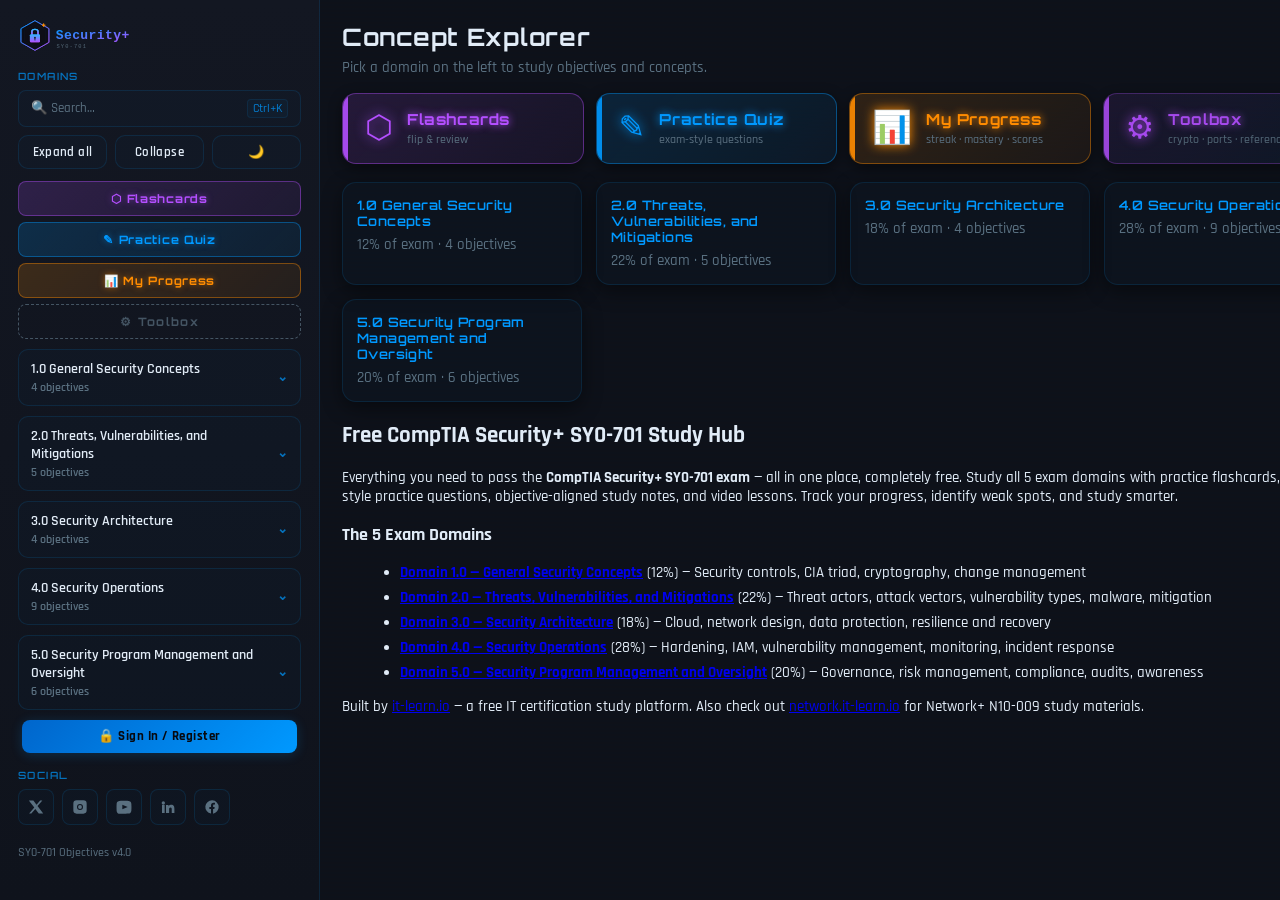
<file: index.html>
<!doctype html>
<html lang="en">
<head>
  <meta charset="utf-8" />
  <script>(function(){if(localStorage.getItem('theme-v1')==='light')document.documentElement.classList.add('light-mode');})()</script>
  <meta name="viewport" content="width=device-width,initial-scale=1" />
  <!-- PWA -->
  <link rel="manifest" href="./manifest.json" />
  <meta name="theme-color" content="#0066cc" />
  <meta name="mobile-web-app-capable" content="yes" />
  <meta name="apple-mobile-web-app-capable" content="yes" />
  <meta name="apple-mobile-web-app-status-bar-style" content="black-translucent" />
  <meta name="apple-mobile-web-app-title" content="Sec+ Study" />
  <link rel="apple-touch-icon" href="./icons/apple-touch-icon.png" />
  <title>Free CompTIA Security+ SY0-701 Study Guide | Practice Questions & Flashcards</title>
  <link rel="canonical" href="https://secplus.it-learn.io/" />

  <meta name="description" content="Free CompTIA Security+ SY0-701 study site with practice questions, flashcards, and progress tracking across all 5 domains. Start studying for free at it-learn.io." />

  <link rel="icon" type="image/svg+xml"  href="./icons/favicon.svg" />
  <link rel="icon" type="image/png" sizes="512x512" href="./icons/_512.png" />
  <link rel="icon" type="image/png" sizes="192x192" href="./icons/_192.png" />
  <link rel="icon" type="image/png" sizes="32x32"   href="./icons/_32.png" />
  <link rel="icon" type="image/png" sizes="16x16"   href="./icons/_16.png" />
  <link rel="icon" href="./favicon.ico" />
  <link rel="stylesheet" href="./styles.css" />

  <!-- Open Graph / LinkedIn -->
  <meta property="og:type"         content="website" />
  <meta property="og:url"          content="https://secplus.it-learn.io/" />
  <meta property="og:title"        content="Security+ SY0-701 Study Hub — it-learn.io" />
  <meta property="og:description"  content="Free CompTIA Security+ SY0-701 study tool — 1,310 practice questions, 1,310 flashcards, 28 objectives, and full progress tracking." />
  <meta property="og:image"        content="https://secplus.it-learn.io/social-preview.png" />
  <meta property="og:image:width"  content="1200" />
  <meta property="og:image:height" content="630" />
  <meta property="og:site_name"    content="Security+ SY0-701 Study | it-learn.io" />

  <!-- Twitter Card -->
  <meta name="twitter:card"        content="summary_large_image" />
  <meta name="twitter:title"       content="Security+ SY0-701 Study Hub — it-learn.io" />
  <meta name="twitter:description" content="Free CompTIA Security+ SY0-701 study tool — 1,310 practice questions, 1,310 flashcards, 28 objectives, and full progress tracking." />
  <meta name="twitter:image"       content="https://secplus.it-learn.io/social-preview.png" />

  <link rel="preconnect" href="https://fonts.googleapis.com" />
  <link rel="preconnect" href="https://fonts.gstatic.com" crossorigin />

  <!-- Structured Data -->
  <script type="application/ld+json">
{
  "@context": "https://schema.org",
  "@type": "WebSite",
  "name": "Security+ SY0-701 Study Hub \u2014 it-learn.io",
  "url": "https://secplus.it-learn.io/",
  "description": "Free CompTIA Security+ SY0-701 study site with practice questions and flashcards.",
  "publisher": {
    "@type": "Organization",
    "name": "it-learn.io",
    "url": "https://it-learn.io"
  }
}
  </script>
</head>
<body>
  <div class="layout">
    <aside class="sidebar">
      <div class="brand">
        <a href="/" style="display:block;line-height:0;">
          <img src="./logos/logo.svg" alt="Security+ SY0-701"
               style="width:100%;max-width:200px;height:auto;" />
        </a>
      </div>

      <div class="section-title">Domains</div>
      <nav id="nav"></nav>

      <div class="footer muted">
        <div id="buildInfo"></div>
      </div>
    </aside>

    <main class="content">
      <header class="page-header">
        <h2>Concept Explorer</h2>
        <p class="muted">Pick a domain on the left to study objectives and concepts.</p>
      </header>

      <!-- Study tool shortcuts -->
      <section class="study-tools-row">
        <a class="study-tool-card study-tool-card--flash" href="./pages/flashcards.html">
          <span class="stc-icon">⬡</span>
          <div>
            <div class="stc-title">Flashcards</div>
            <div class="stc-sub">flip &amp; review</div>
          </div>
        </a>
        <a class="study-tool-card study-tool-card--quiz" href="./pages/quiz.html">
          <span class="stc-icon">✎</span>
          <div>
            <div class="stc-title">Practice Quiz</div>
            <div class="stc-sub">exam-style questions</div>
          </div>
        </a>
        <a class="study-tool-card study-tool-card--dash" href="./pages/dashboard.html">
          <span class="stc-icon">📊</span>
          <div>
            <div class="stc-title">My Progress</div>
            <div class="stc-sub">streak · mastery · scores</div>
          </div>
        </a>
        <a class="study-tool-card study-tool-card--tools" href="./pages/tools.html">
          <span class="stc-icon">⚙</span>
          <div>
            <div class="stc-title">Toolbox</div>
            <div class="stc-sub">crypto · ports · references</div>
          </div>
        </a>
      </section>

      <section id="cards" class="cards"></section>

      <!-- SEO content block -->
      <section class="seo-block">
        <h2>Free CompTIA Security+ SY0-701 Study Hub</h2>
        <p>
          Everything you need to pass the <strong>CompTIA Security+ SY0-701 exam</strong> — all in one place, completely free.
          Study all 5 exam domains with practice flashcards, exam-style practice questions,
          objective-aligned study notes, and video lessons. Track your progress, identify weak spots, and study smarter.
        </p>

        <h3>The 5 Exam Domains</h3>
        <ul>
          <li><a href="./pages/10-general-security-concepts.html"><strong>Domain 1.0 — General Security Concepts</strong></a> (12%) — Security controls, CIA triad, cryptography, change management</li>
          <li><a href="./pages/20-threats-vulnerabilities-and-mitigations.html"><strong>Domain 2.0 — Threats, Vulnerabilities, and Mitigations</strong></a> (22%) — Threat actors, attack vectors, vulnerability types, malware, mitigation</li>
          <li><a href="./pages/30-security-architecture.html"><strong>Domain 3.0 — Security Architecture</strong></a> (18%) — Cloud, network design, data protection, resilience and recovery</li>
          <li><a href="./pages/40-security-operations.html"><strong>Domain 4.0 — Security Operations</strong></a> (28%) — Hardening, IAM, vulnerability management, monitoring, incident response</li>
          <li><a href="./pages/50-security-program-management-and-oversight.html"><strong>Domain 5.0 — Security Program Management and Oversight</strong></a> (20%) — Governance, risk management, compliance, audits, awareness</li>
        </ul>

        <p>
          Built by <a href="https://it-learn.io" rel="noopener">it-learn.io</a> — a free IT certification study platform.
          Also check out <a href="https://network.it-learn.io" rel="noopener">network.it-learn.io</a> for Network+ N10-009 study materials.
        </p>
      </section>
    </main>
  </div>

  <script type="module" src="./app.js"></script>
</body>
</html>
</file>
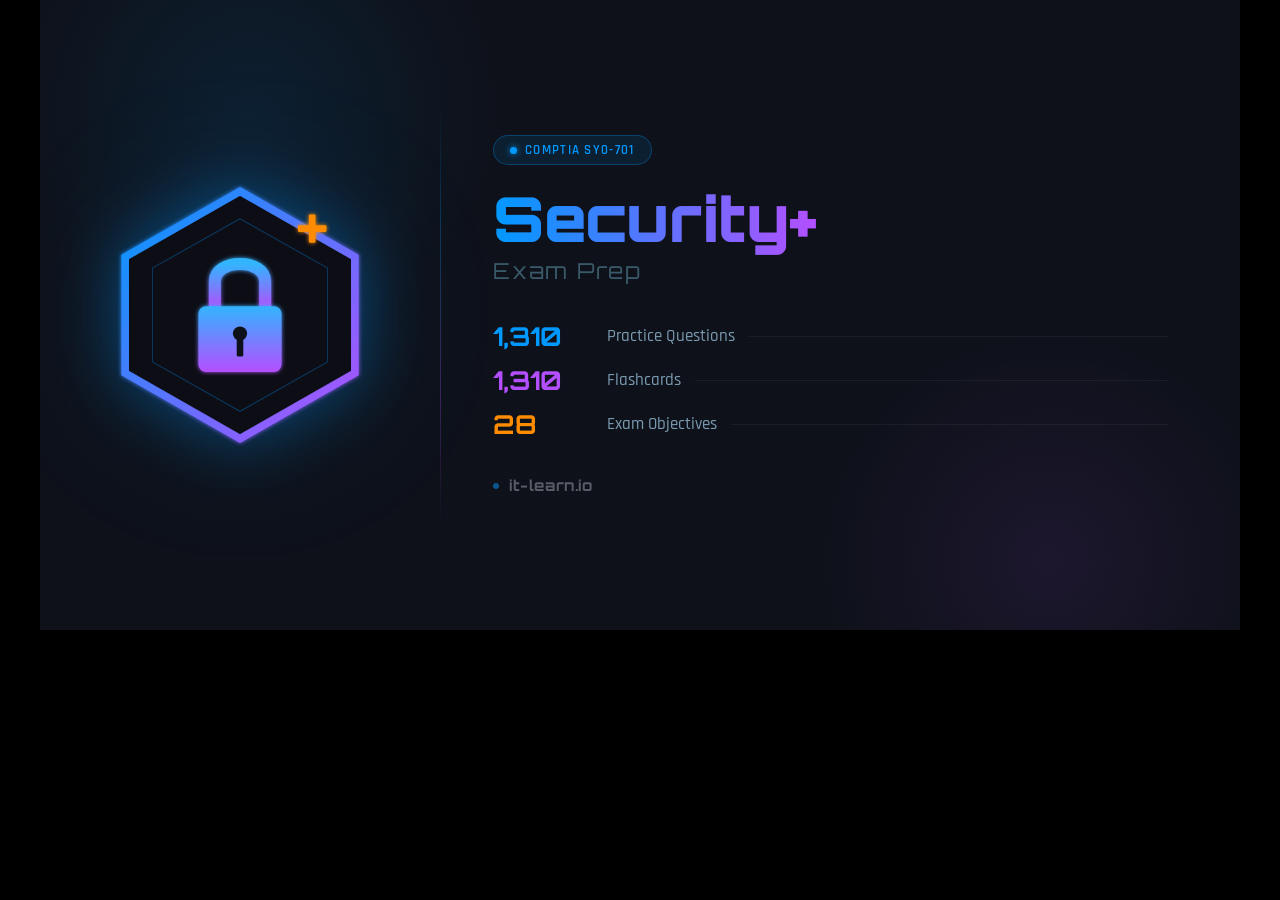
<file: social-preview.html>
<!DOCTYPE html>
<html lang="en">
<head>
  <meta charset="UTF-8"/>
  <title>social-preview</title>
  <link href="https://fonts.googleapis.com/css2?family=Orbitron:wght@400;700;900&family=Rajdhani:wght@400;500;600&display=swap" rel="stylesheet"/>
  <style>
    *{margin:0;padding:0;box-sizing:border-box;}
    body{background:#000;display:flex;align-items:flex-start;justify-content:center;}

    #card{
      width:1200px;height:630px;
      background:#0e1119;
      position:relative;overflow:hidden;
      display:flex;align-items:center;
      font-family:'Rajdhani',sans-serif;
    }

    /* scan lines */
    #card::before{
      content:'';position:absolute;inset:0;
      background:repeating-linear-gradient(0deg,transparent,transparent 3px,
        rgba(0,153,255,0.012) 3px,rgba(0,153,255,0.012) 4px);
      pointer-events:none;z-index:0;
    }

    .orb-tl{
      position:absolute;top:-160px;left:-60px;
      width:540px;height:540px;border-radius:50%;
      background:radial-gradient(circle,rgba(0,153,255,0.10) 0%,transparent 65%);
    }
    .orb-br{
      position:absolute;bottom:-180px;right:-60px;
      width:500px;height:500px;border-radius:50%;
      background:radial-gradient(circle,rgba(180,79,255,0.09) 0%,transparent 65%);
    }

    /* ── LEFT: big shield icon ── */
    .left{
      position:relative;z-index:1;
      width:400px;
      display:flex;align-items:center;justify-content:center;
      flex-shrink:0;
    }
    .shield-wrap{
      width:280px;height:280px;
      filter:drop-shadow(0 0 32px rgba(0,153,255,0.35)) drop-shadow(0 0 64px rgba(0,153,255,0.15));
    }

    /* ── DIVIDER ── */
    .divider{
      position:relative;z-index:1;
      width:1px;height:420px;align-self:center;
      background:linear-gradient(180deg,transparent,rgba(0,153,255,0.28) 30%,rgba(180,79,255,0.28) 70%,transparent);
    }

    /* ── RIGHT ── */
    .right{
      position:relative;z-index:1;
      flex:1;padding:0 72px 0 52px;
      display:flex;flex-direction:column;justify-content:center;
    }

    .exam-badge{
      display:inline-flex;align-items:center;gap:8px;
      padding:6px 16px;border-radius:999px;
      background:rgba(0,153,255,0.10);
      border:1px solid rgba(0,153,255,0.30);
      font-size:13px;font-weight:600;letter-spacing:0.10em;
      color:#0099ff;text-transform:uppercase;
      margin-bottom:22px;width:fit-content;
    }
    .badge-dot{
      width:7px;height:7px;border-radius:50%;
      background:#0099ff;
      box-shadow:0 0 6px rgba(0,153,255,0.9);
    }

    .title{
      font-family:'Orbitron',sans-serif;
      font-size:62px;font-weight:900;
      color:#e2ecf7;line-height:1;
      margin-bottom:8px;
    }
    .title span{
      background:linear-gradient(90deg,#0099ff,#b44fff);
      -webkit-background-clip:text;-webkit-text-fill-color:transparent;
    }
    .subtitle{
      font-family:'Orbitron',sans-serif;
      font-size:22px;font-weight:400;
      color:#3a5a6a;letter-spacing:0.08em;
      margin-bottom:36px;
    }

    .stats{display:flex;flex-direction:column;gap:12px;margin-bottom:36px;}
    .stat-row{
      display:flex;align-items:center;gap:14px;
    }
    .stat-num{
      font-family:'Orbitron',sans-serif;
      font-size:26px;font-weight:700;
      min-width:100px;
    }
    .stat-num.blue{color:#0099ff;}
    .stat-num.purple{color:#b44fff;}
    .stat-num.orange{color:#ff8c00;}
    .stat-label{
      font-size:17px;font-weight:500;color:#7a9ab0;
    }
    .stat-divider{
      flex:1;height:1px;
      background:rgba(255,255,255,0.05);
    }

    .wordmark{
      display:flex;align-items:center;gap:10px;
      font-family:'Orbitron',sans-serif;
      font-size:15px;font-weight:700;
      color:rgba(226,236,247,0.35);letter-spacing:0.04em;
    }
    .wordmark-dot{
      width:6px;height:6px;border-radius:50%;
      background:#0099ff;opacity:0.5;
    }
  </style>
</head>
<body>
<div id="card">
  <div class="orb-tl"></div>
  <div class="orb-br"></div>

  <!-- Shield Icon -->
  <div class="left">
    <svg class="shield-wrap" viewBox="0 0 512 512" xmlns="http://www.w3.org/2000/svg">
      <defs>
        <linearGradient id="hex" x1="0%" y1="0%" x2="100%" y2="100%">
          <stop offset="0%" stop-color="#0099ff"/>
          <stop offset="100%" stop-color="#b44fff"/>
        </linearGradient>
        <linearGradient id="lock" x1="0%" y1="0%" x2="0%" y2="100%">
          <stop offset="0%" stop-color="#33b4ff"/>
          <stop offset="100%" stop-color="#b44fff"/>
        </linearGradient>
        <filter id="glow" x="-50%" y="-50%" width="200%" height="200%">
          <feGaussianBlur stdDeviation="4" result="b"/>
          <feMerge><feMergeNode in="b"/><feMergeNode in="SourceGraphic"/></feMerge>
        </filter>
      </defs>
      <polygon points="256,30 466,150 466,362 256,482 46,362 46,150"
               fill="#0e1119" stroke="url(#hex)" stroke-width="14" filter="url(#glow)"/>
      <polygon points="256,80 416,170 416,342 256,432 96,342 96,170"
               fill="none" stroke="rgba(0,153,255,0.30)" stroke-width="2"/>
      <path d="M 210 245 L 210 195 C 210 152 302 152 302 195 L 302 245"
            fill="none" stroke="url(#lock)" stroke-width="22" stroke-linecap="round" filter="url(#glow)"/>
      <rect x="180" y="240" width="152" height="120" rx="14"
            fill="url(#lock)" filter="url(#glow)"/>
      <circle cx="256" cy="290" r="13" fill="#0e1119"/>
      <rect x="250" y="298" width="12" height="34" rx="3" fill="#0e1119"/>
      <g transform="translate(388,98)" filter="url(#glow)">
        <rect x="-26" y="-6" width="52" height="12" rx="2" fill="#ff8c00"/>
        <rect x="-6" y="-26" width="12" height="52" rx="2" fill="#ff8c00"/>
      </g>
    </svg>
  </div>

  <div class="divider"></div>

  <!-- Right Content -->
  <div class="right">
    <div class="exam-badge">
      <div class="badge-dot"></div>
      CompTIA SY0-701
    </div>

    <div class="title"><span>Security+</span></div>
    <div class="subtitle">Exam Prep</div>

    <div class="stats">
      <div class="stat-row">
        <span class="stat-num blue">1,310</span>
        <span class="stat-label">Practice Questions</span>
        <div class="stat-divider"></div>
      </div>
      <div class="stat-row">
        <span class="stat-num purple">1,310</span>
        <span class="stat-label">Flashcards</span>
        <div class="stat-divider"></div>
      </div>
      <div class="stat-row">
        <span class="stat-num orange">28</span>
        <span class="stat-label">Exam Objectives</span>
        <div class="stat-divider"></div>
      </div>
    </div>

    <div class="wordmark">
      <div class="wordmark-dot"></div>
      it-learn.io
    </div>
  </div>
</div>
</body>
</html>
</file>
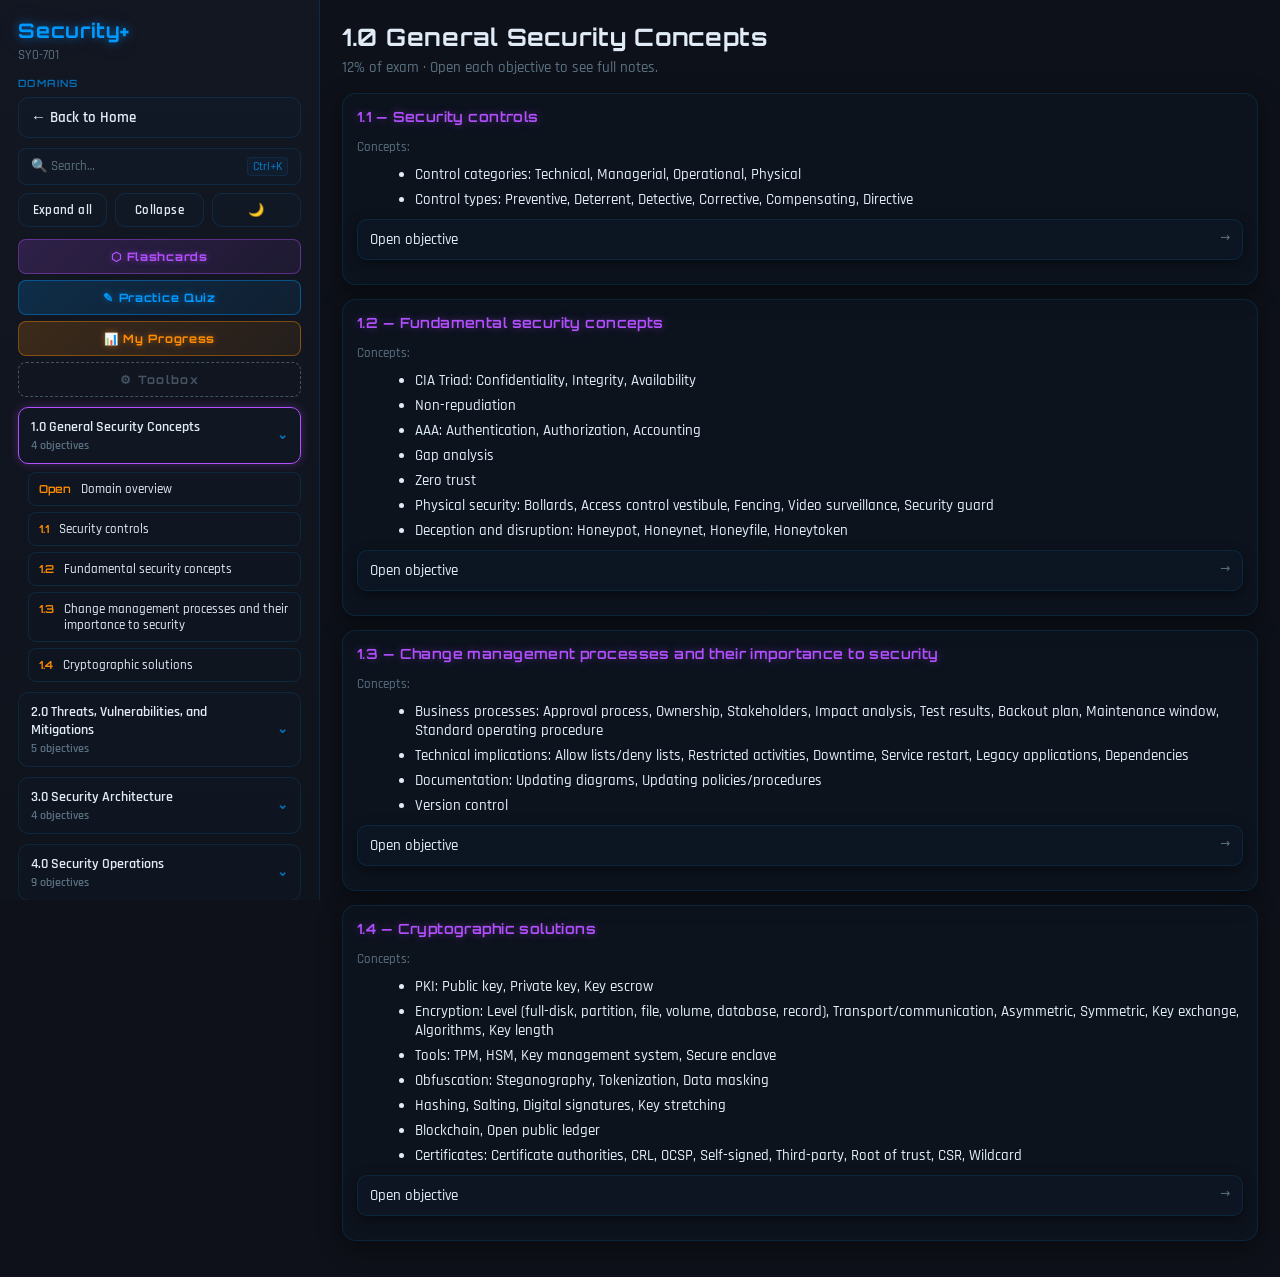
<file: pages/10-general-security-concepts.html>
<!doctype html>
<html lang="en">
<head>
  <meta charset="utf-8" />
  <script>(function(){if(localStorage.getItem('theme-v1')==='light')document.documentElement.classList.add('light-mode');})()</script>
  <meta name="viewport" content="width=device-width,initial-scale=1" />
  <link rel="manifest" href="../manifest.json" />
  <meta name="theme-color" content="#0066cc" />
  <meta name="mobile-web-app-capable" content="yes" />
  <meta name="apple-mobile-web-app-capable" content="yes" />
  <meta name="apple-mobile-web-app-status-bar-style" content="black-translucent" />
  <meta name="apple-mobile-web-app-title" content="Sec+ Study" />
  <link rel="apple-touch-icon" href="../icons/apple-touch-icon.png" />
  <title>Security+ SY0-701 Domain 1.0: General Security Concepts Study Guide | it-learn.io</title>
  <link rel="canonical" href="https://secplus.it-learn.io/pages/10-general-security-concepts.html" />
  <meta name="description" content="Master CompTIA Security+ SY0-701 Domain 1.0 — General Security Concepts (12% of exam). Study all objectives with free practice questions, flashcards, and video resources." />
  <link rel="icon" href="../favicon.ico" />
  <link rel="stylesheet" href="../styles.css" />
</head>
<body>
  <div class="layout">
    <aside class="sidebar">
      <div class="brand">
        <h1>Security+</h1>
        <p class="muted">SY0-701</p>
      </div>
      <div class="section-title">Domains</div>
      <nav id="nav"></nav>
      <div class="footer muted">
        <div id="buildInfo"></div>
      </div>
    </aside>

    <main class="content">
      <header class="page-header">
        <h2 id="domainTitle">1.0 General Security Concepts</h2>
        <p class="muted">12% of exam · Open each objective to see full notes.</p>
      </header>
      <div id="domainContent" class="domain-wrap"></div>
    </main>
  </div>

  <script type="module">
    import { loadDomainPage } from "../app-domain.js";
    loadDomainPage("1.0");
  </script>
</body>
</html>
</file>
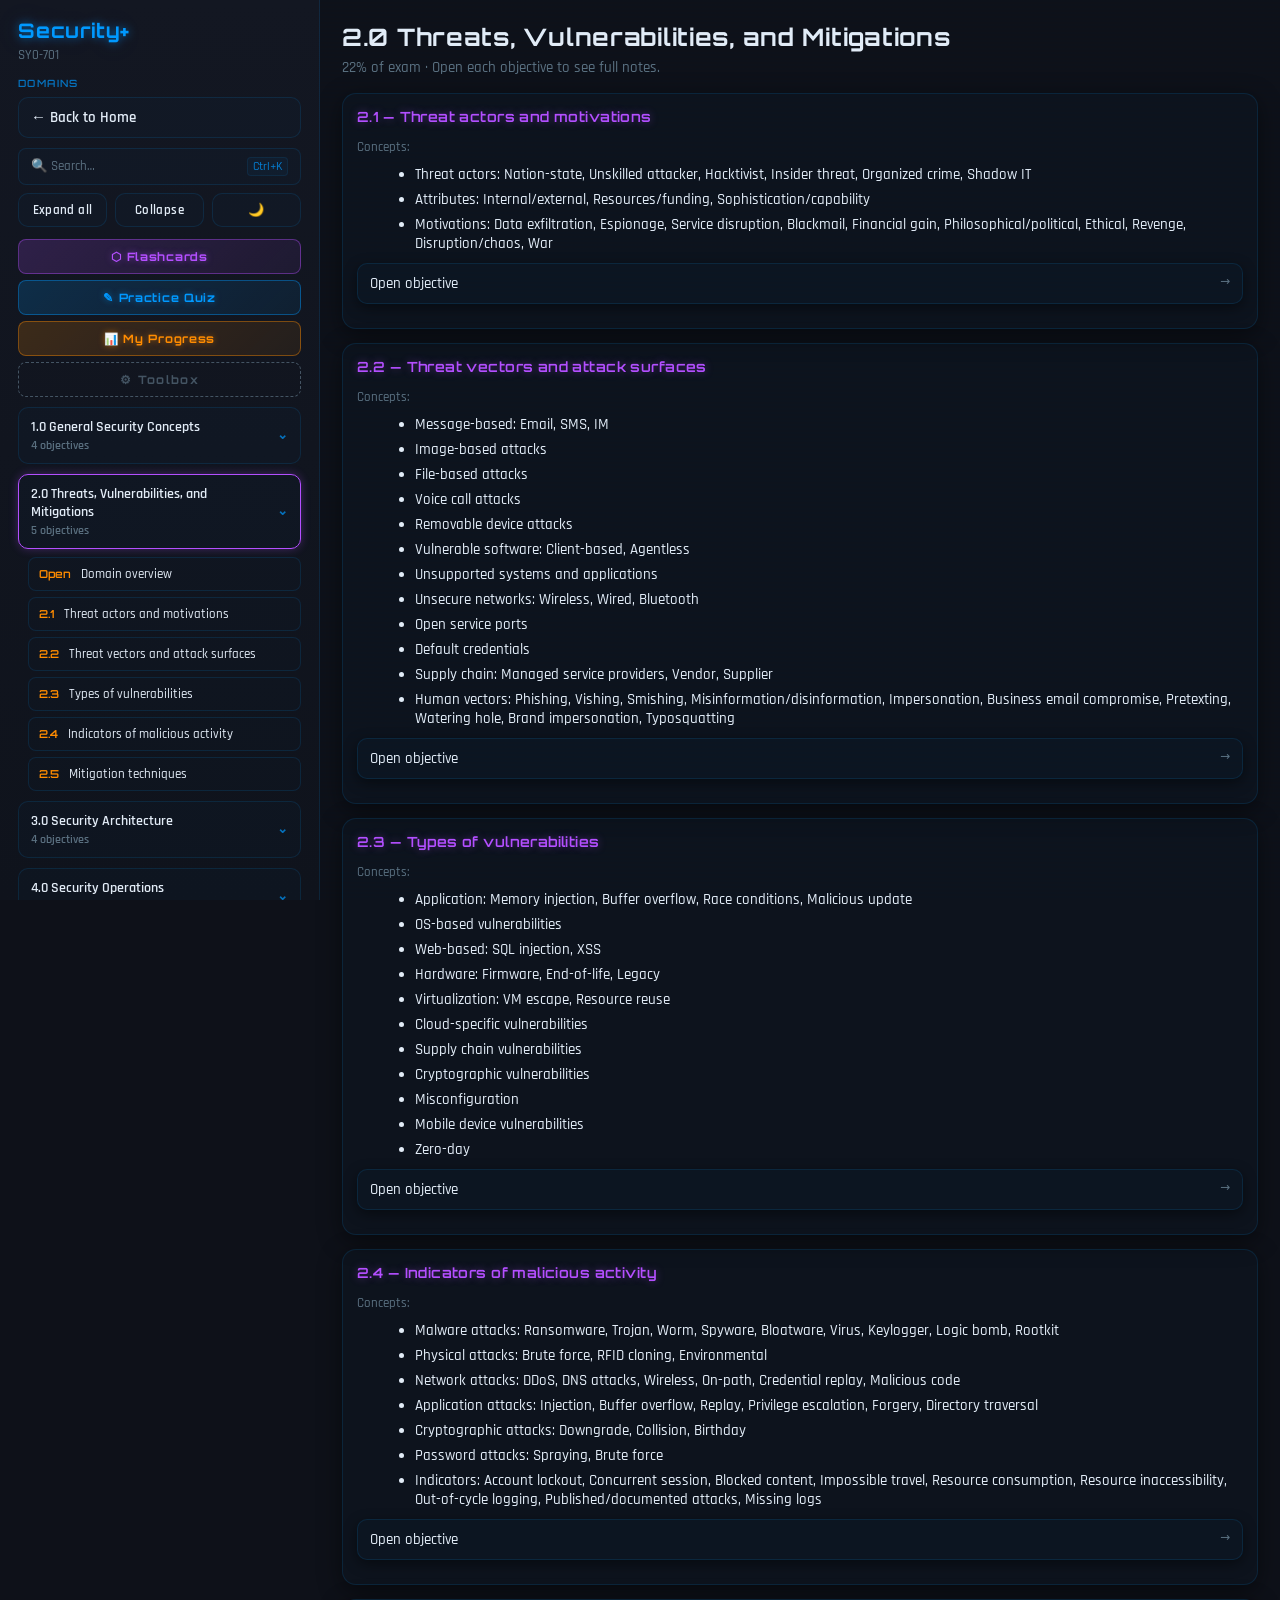
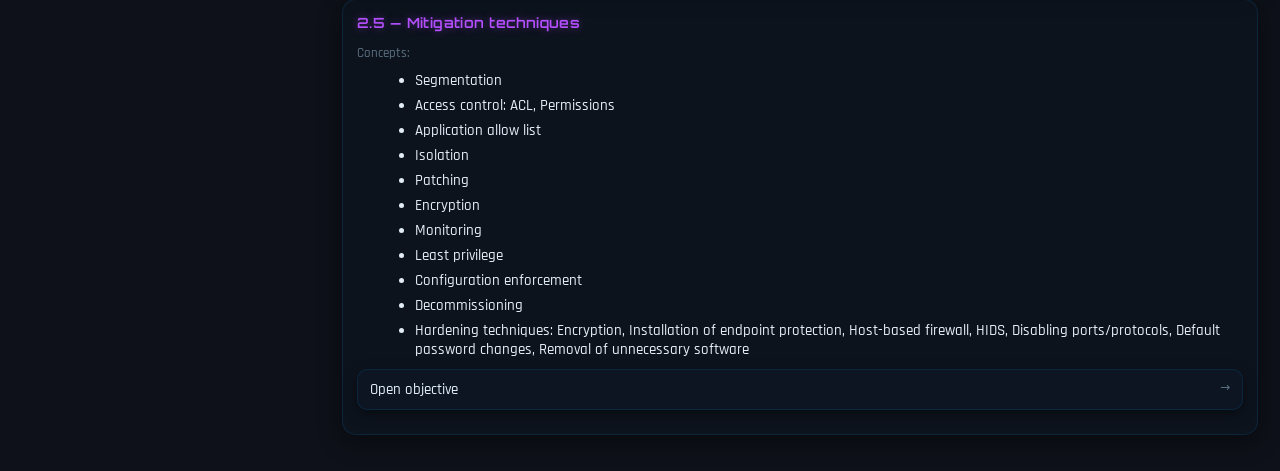
<file: pages/20-threats-vulnerabilities-and-mitigations.html>
<!doctype html>
<html lang="en">
<head>
  <meta charset="utf-8" />
  <script>(function(){if(localStorage.getItem('theme-v1')==='light')document.documentElement.classList.add('light-mode');})()</script>
  <meta name="viewport" content="width=device-width,initial-scale=1" />
  <link rel="manifest" href="../manifest.json" />
  <meta name="theme-color" content="#0066cc" />
  <meta name="mobile-web-app-capable" content="yes" />
  <meta name="apple-mobile-web-app-capable" content="yes" />
  <meta name="apple-mobile-web-app-status-bar-style" content="black-translucent" />
  <meta name="apple-mobile-web-app-title" content="Sec+ Study" />
  <link rel="apple-touch-icon" href="../icons/apple-touch-icon.png" />
  <title>Security+ SY0-701 Domain 2.0: Threats, Vulnerabilities, and Mitigations Study Guide | it-learn.io</title>
  <link rel="canonical" href="https://secplus.it-learn.io/pages/20-threats-vulnerabilities-and-mitigations.html" />
  <meta name="description" content="Master CompTIA Security+ SY0-701 Domain 2.0 — Threats, Vulnerabilities, and Mitigations (22% of exam). Study all objectives with free practice questions, flashcards, and video resources." />
  <link rel="icon" href="../favicon.ico" />
  <link rel="stylesheet" href="../styles.css" />
</head>
<body>
  <div class="layout">
    <aside class="sidebar">
      <div class="brand">
        <h1>Security+</h1>
        <p class="muted">SY0-701</p>
      </div>
      <div class="section-title">Domains</div>
      <nav id="nav"></nav>
      <div class="footer muted">
        <div id="buildInfo"></div>
      </div>
    </aside>

    <main class="content">
      <header class="page-header">
        <h2 id="domainTitle">2.0 Threats, Vulnerabilities, and Mitigations</h2>
        <p class="muted">22% of exam · Open each objective to see full notes.</p>
      </header>
      <div id="domainContent" class="domain-wrap"></div>
    </main>
  </div>

  <script type="module">
    import { loadDomainPage } from "../app-domain.js";
    loadDomainPage("2.0");
  </script>
</body>
</html>
</file>
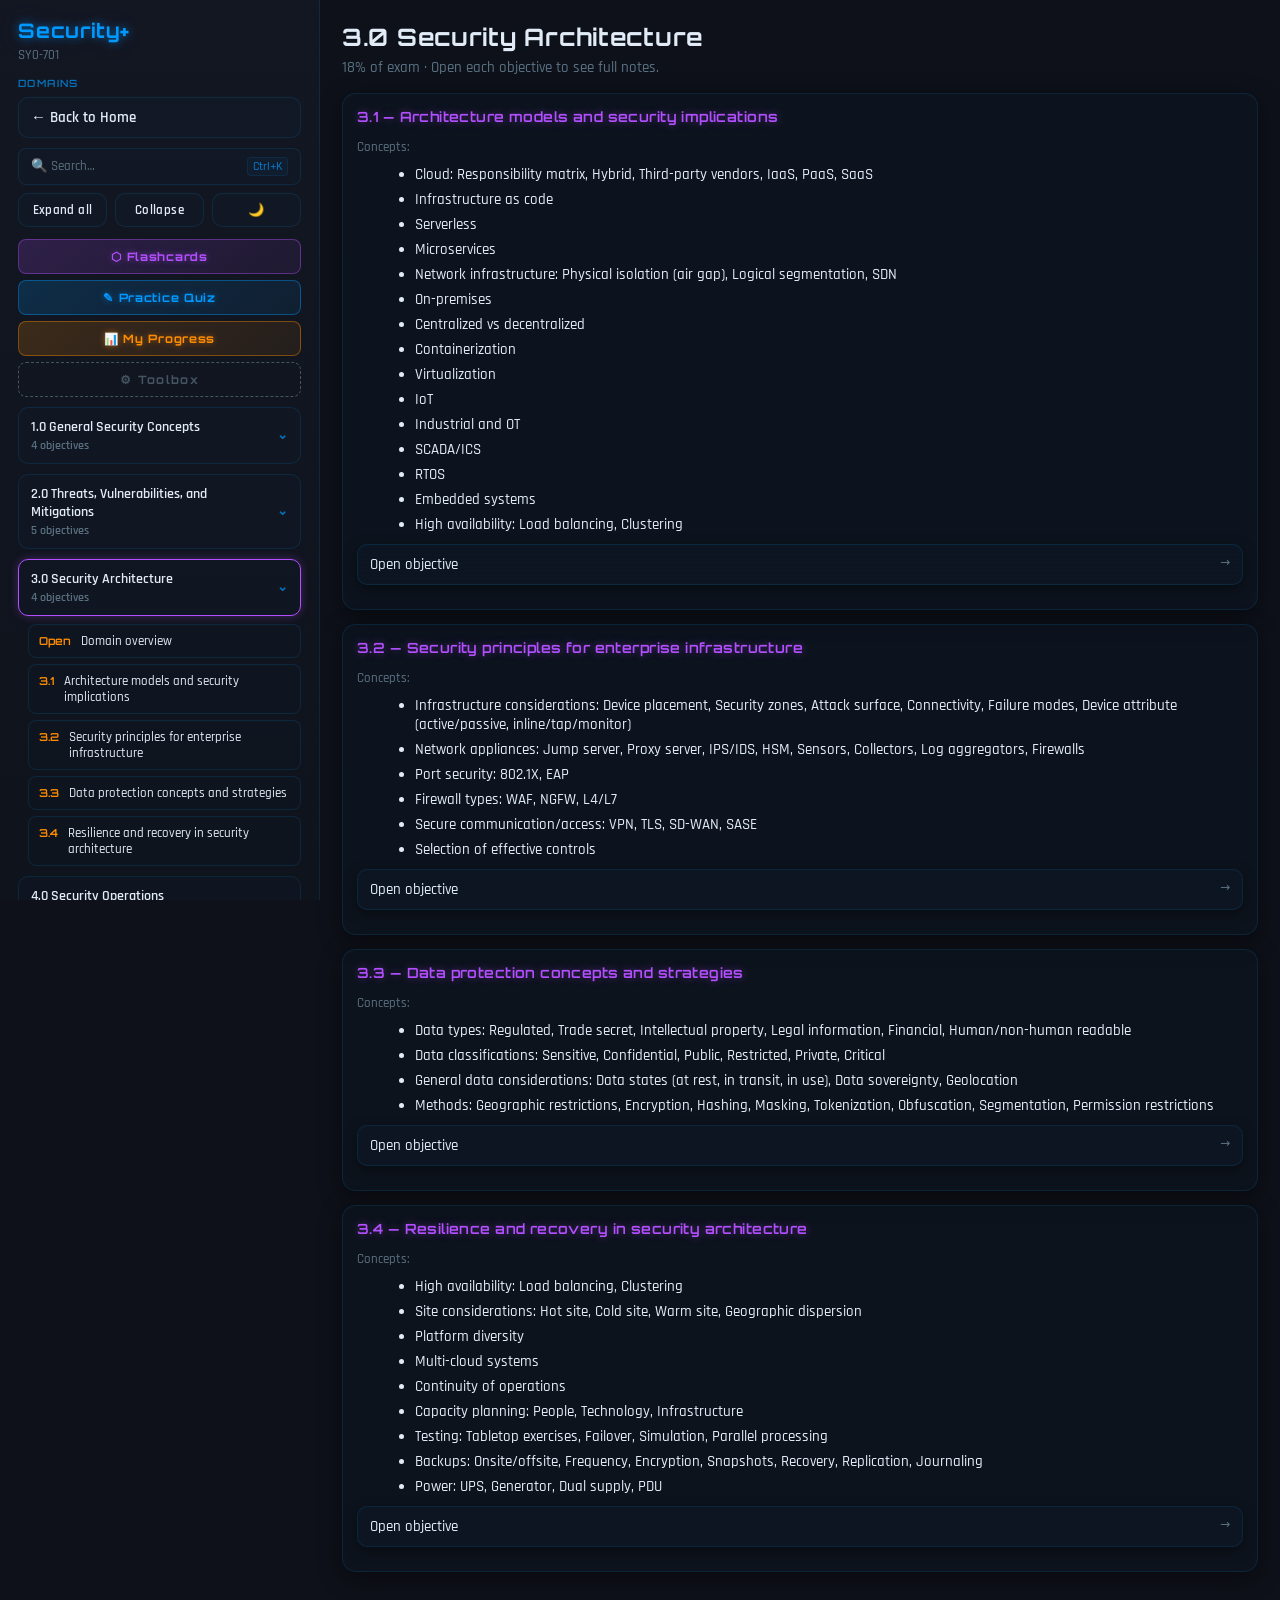
<file: pages/30-security-architecture.html>
<!doctype html>
<html lang="en">
<head>
  <meta charset="utf-8" />
  <script>(function(){if(localStorage.getItem('theme-v1')==='light')document.documentElement.classList.add('light-mode');})()</script>
  <meta name="viewport" content="width=device-width,initial-scale=1" />
  <link rel="manifest" href="../manifest.json" />
  <meta name="theme-color" content="#0066cc" />
  <meta name="mobile-web-app-capable" content="yes" />
  <meta name="apple-mobile-web-app-capable" content="yes" />
  <meta name="apple-mobile-web-app-status-bar-style" content="black-translucent" />
  <meta name="apple-mobile-web-app-title" content="Sec+ Study" />
  <link rel="apple-touch-icon" href="../icons/apple-touch-icon.png" />
  <title>Security+ SY0-701 Domain 3.0: Security Architecture Study Guide | it-learn.io</title>
  <link rel="canonical" href="https://secplus.it-learn.io/pages/30-security-architecture.html" />
  <meta name="description" content="Master CompTIA Security+ SY0-701 Domain 3.0 — Security Architecture (18% of exam). Study all objectives with free practice questions, flashcards, and video resources." />
  <link rel="icon" href="../favicon.ico" />
  <link rel="stylesheet" href="../styles.css" />
</head>
<body>
  <div class="layout">
    <aside class="sidebar">
      <div class="brand">
        <h1>Security+</h1>
        <p class="muted">SY0-701</p>
      </div>
      <div class="section-title">Domains</div>
      <nav id="nav"></nav>
      <div class="footer muted">
        <div id="buildInfo"></div>
      </div>
    </aside>

    <main class="content">
      <header class="page-header">
        <h2 id="domainTitle">3.0 Security Architecture</h2>
        <p class="muted">18% of exam · Open each objective to see full notes.</p>
      </header>
      <div id="domainContent" class="domain-wrap"></div>
    </main>
  </div>

  <script type="module">
    import { loadDomainPage } from "../app-domain.js";
    loadDomainPage("3.0");
  </script>
</body>
</html>
</file>
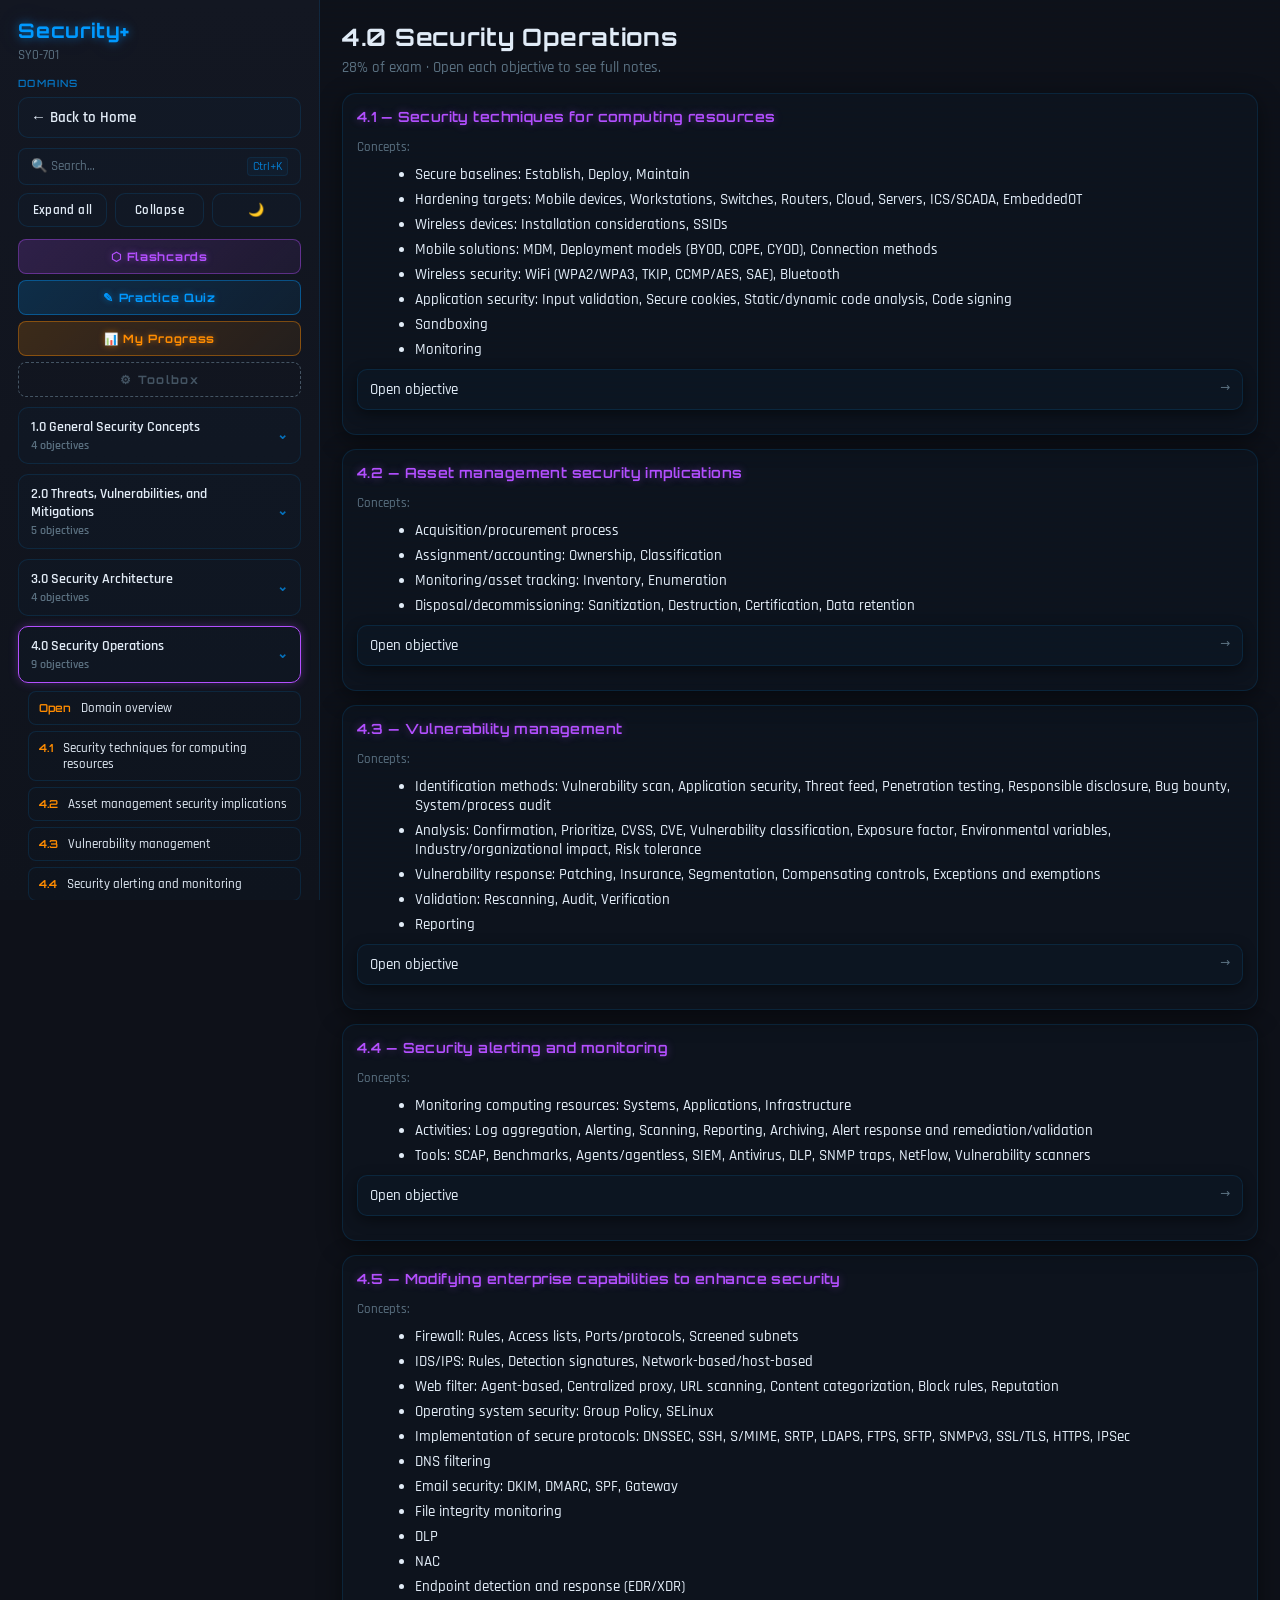
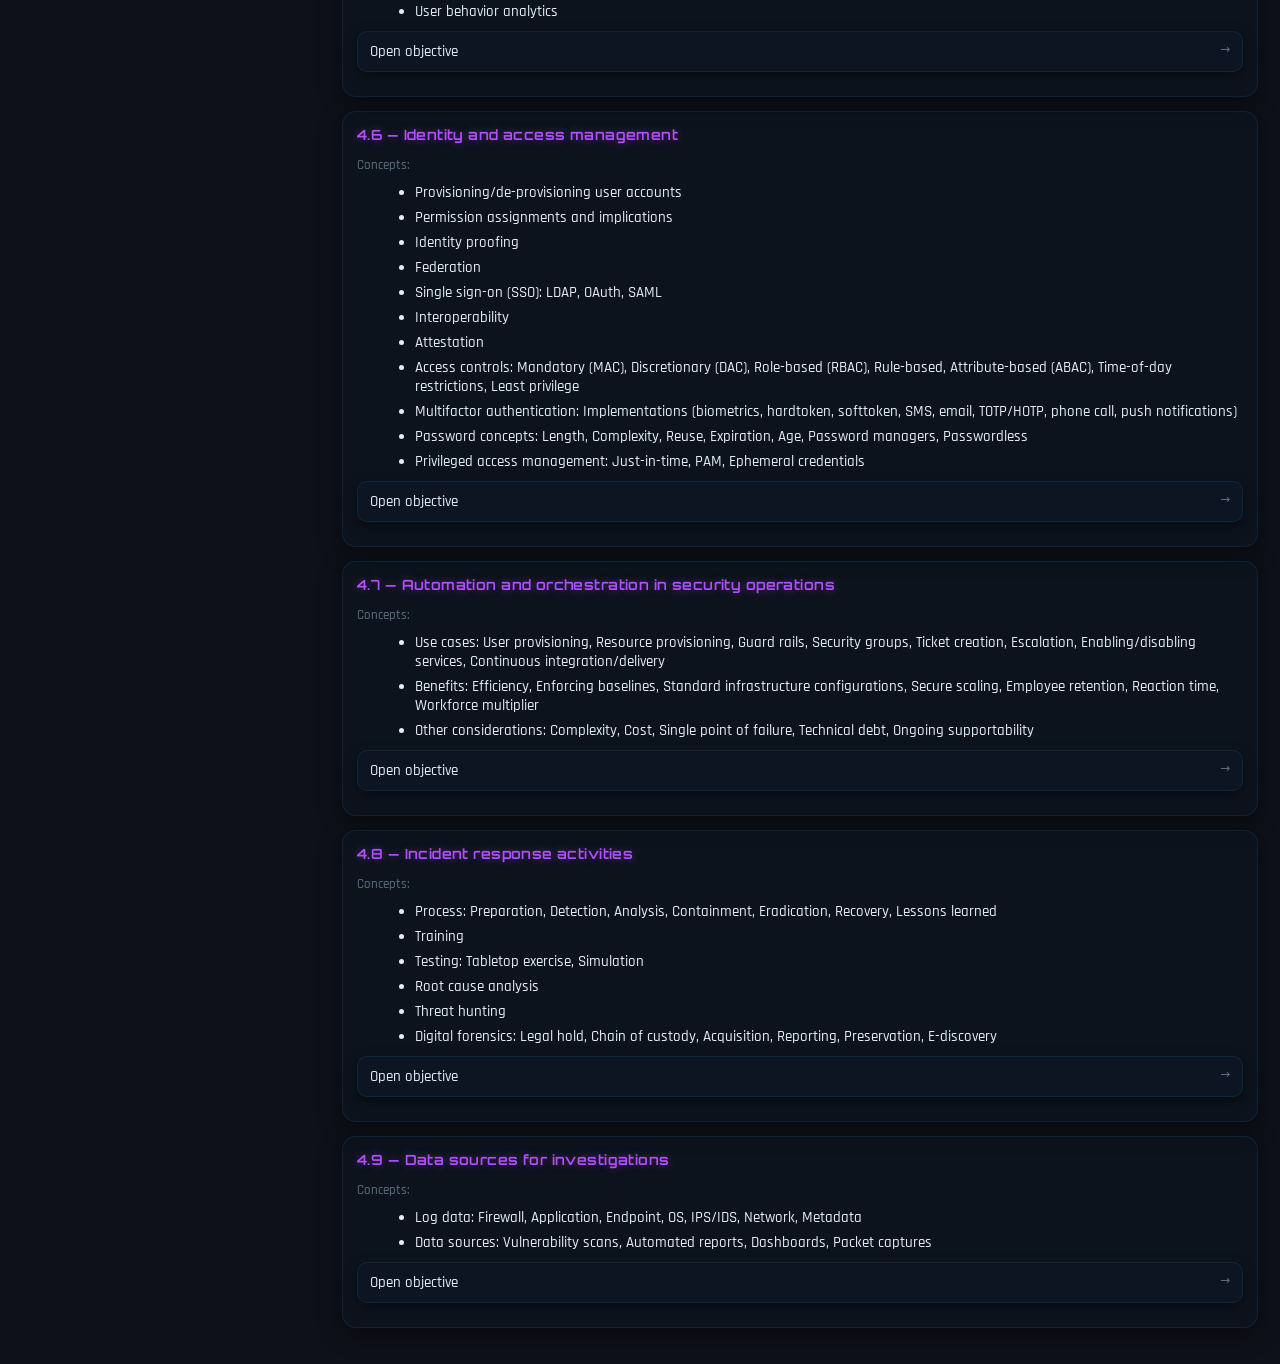
<file: pages/40-security-operations.html>
<!doctype html>
<html lang="en">
<head>
  <meta charset="utf-8" />
  <script>(function(){if(localStorage.getItem('theme-v1')==='light')document.documentElement.classList.add('light-mode');})()</script>
  <meta name="viewport" content="width=device-width,initial-scale=1" />
  <link rel="manifest" href="../manifest.json" />
  <meta name="theme-color" content="#0066cc" />
  <meta name="mobile-web-app-capable" content="yes" />
  <meta name="apple-mobile-web-app-capable" content="yes" />
  <meta name="apple-mobile-web-app-status-bar-style" content="black-translucent" />
  <meta name="apple-mobile-web-app-title" content="Sec+ Study" />
  <link rel="apple-touch-icon" href="../icons/apple-touch-icon.png" />
  <title>Security+ SY0-701 Domain 4.0: Security Operations Study Guide | it-learn.io</title>
  <link rel="canonical" href="https://secplus.it-learn.io/pages/40-security-operations.html" />
  <meta name="description" content="Master CompTIA Security+ SY0-701 Domain 4.0 — Security Operations (28% of exam). Study all objectives with free practice questions, flashcards, and video resources." />
  <link rel="icon" href="../favicon.ico" />
  <link rel="stylesheet" href="../styles.css" />
</head>
<body>
  <div class="layout">
    <aside class="sidebar">
      <div class="brand">
        <h1>Security+</h1>
        <p class="muted">SY0-701</p>
      </div>
      <div class="section-title">Domains</div>
      <nav id="nav"></nav>
      <div class="footer muted">
        <div id="buildInfo"></div>
      </div>
    </aside>

    <main class="content">
      <header class="page-header">
        <h2 id="domainTitle">4.0 Security Operations</h2>
        <p class="muted">28% of exam · Open each objective to see full notes.</p>
      </header>
      <div id="domainContent" class="domain-wrap"></div>
    </main>
  </div>

  <script type="module">
    import { loadDomainPage } from "../app-domain.js";
    loadDomainPage("4.0");
  </script>
</body>
</html>
</file>
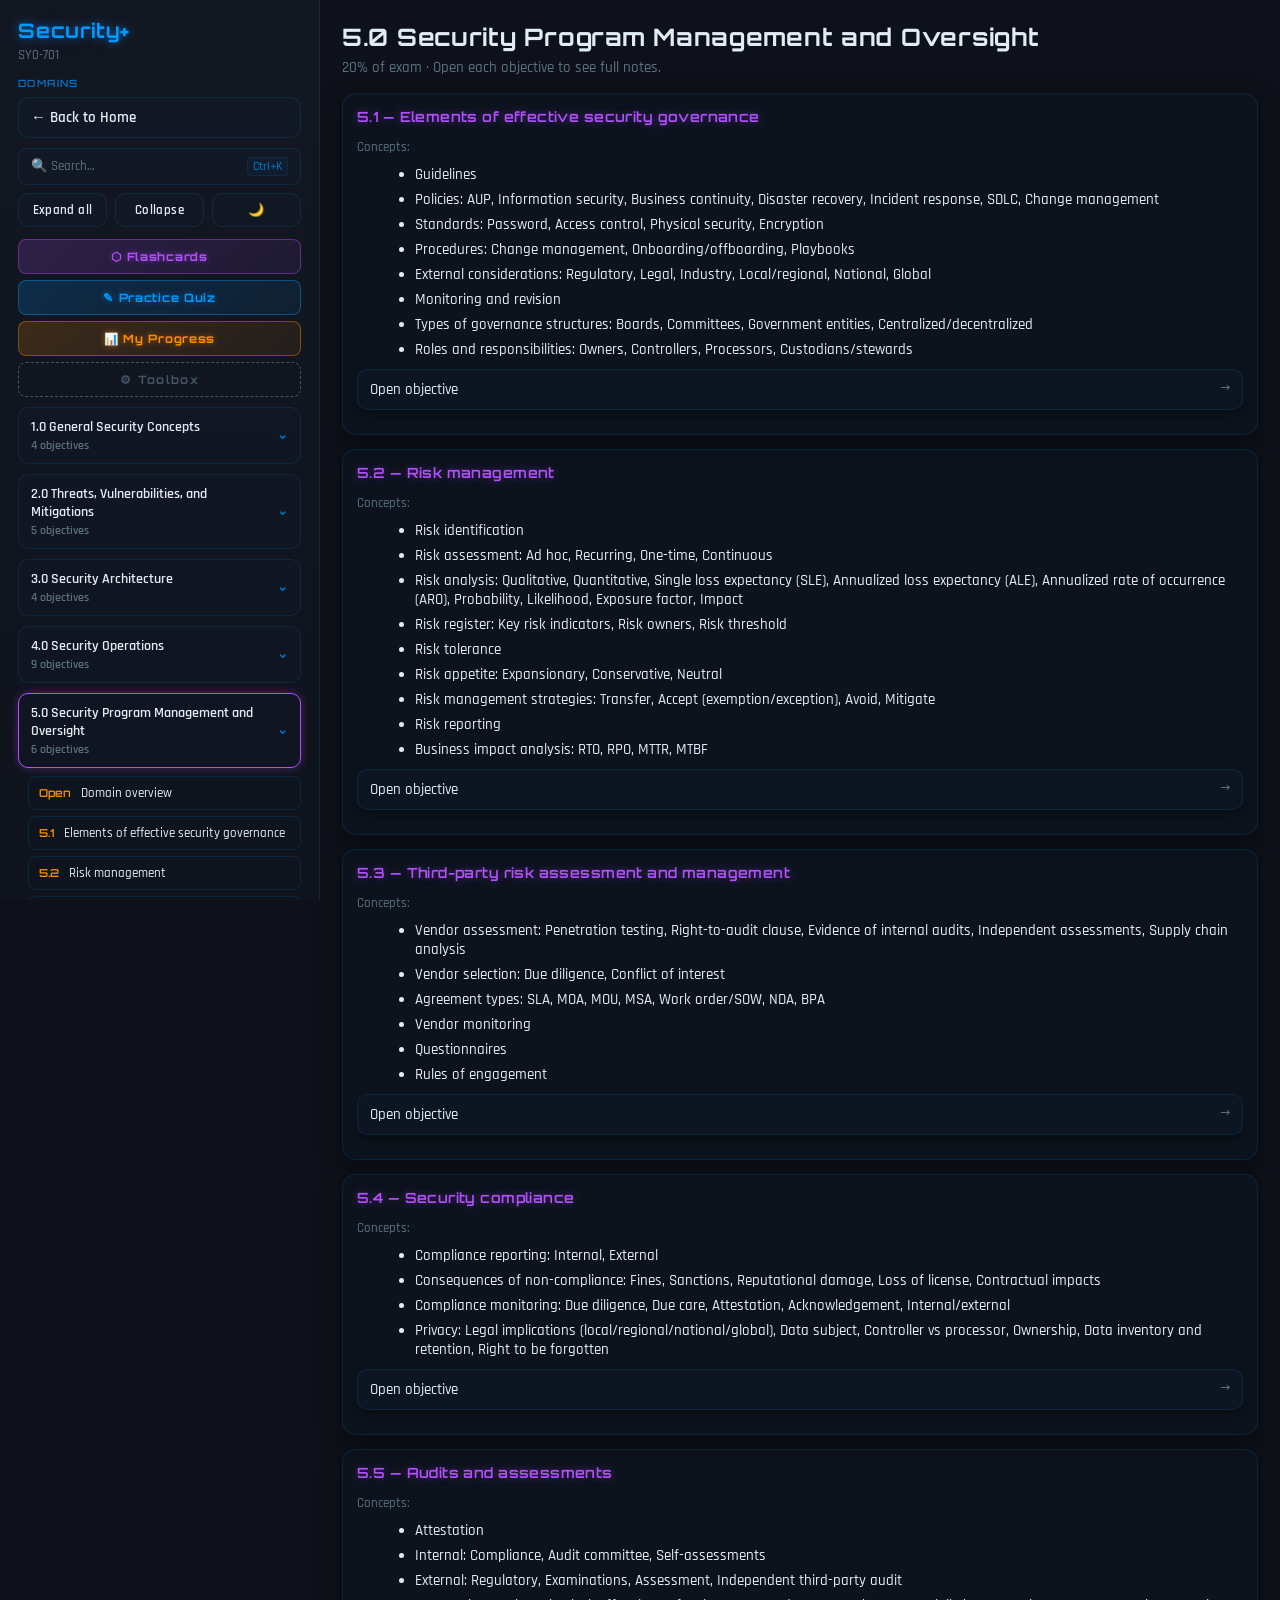
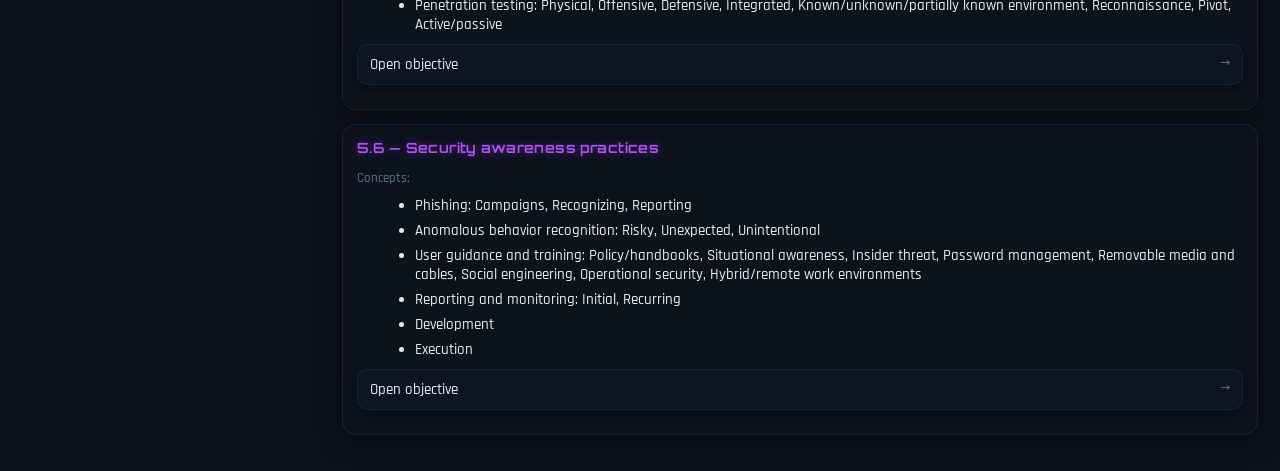
<file: pages/50-security-program-management-and-oversight.html>
<!doctype html>
<html lang="en">
<head>
  <meta charset="utf-8" />
  <script>(function(){if(localStorage.getItem('theme-v1')==='light')document.documentElement.classList.add('light-mode');})()</script>
  <meta name="viewport" content="width=device-width,initial-scale=1" />
  <link rel="manifest" href="../manifest.json" />
  <meta name="theme-color" content="#0066cc" />
  <meta name="mobile-web-app-capable" content="yes" />
  <meta name="apple-mobile-web-app-capable" content="yes" />
  <meta name="apple-mobile-web-app-status-bar-style" content="black-translucent" />
  <meta name="apple-mobile-web-app-title" content="Sec+ Study" />
  <link rel="apple-touch-icon" href="../icons/apple-touch-icon.png" />
  <title>Security+ SY0-701 Domain 5.0: Security Program Management and Oversight Study Guide | it-learn.io</title>
  <link rel="canonical" href="https://secplus.it-learn.io/pages/50-security-program-management-and-oversight.html" />
  <meta name="description" content="Master CompTIA Security+ SY0-701 Domain 5.0 — Security Program Management and Oversight (20% of exam). Study all objectives with free practice questions, flashcards, and video resources." />
  <link rel="icon" href="../favicon.ico" />
  <link rel="stylesheet" href="../styles.css" />
</head>
<body>
  <div class="layout">
    <aside class="sidebar">
      <div class="brand">
        <h1>Security+</h1>
        <p class="muted">SY0-701</p>
      </div>
      <div class="section-title">Domains</div>
      <nav id="nav"></nav>
      <div class="footer muted">
        <div id="buildInfo"></div>
      </div>
    </aside>

    <main class="content">
      <header class="page-header">
        <h2 id="domainTitle">5.0 Security Program Management and Oversight</h2>
        <p class="muted">20% of exam · Open each objective to see full notes.</p>
      </header>
      <div id="domainContent" class="domain-wrap"></div>
    </main>
  </div>

  <script type="module">
    import { loadDomainPage } from "../app-domain.js";
    loadDomainPage("5.0");
  </script>
</body>
</html>
</file>
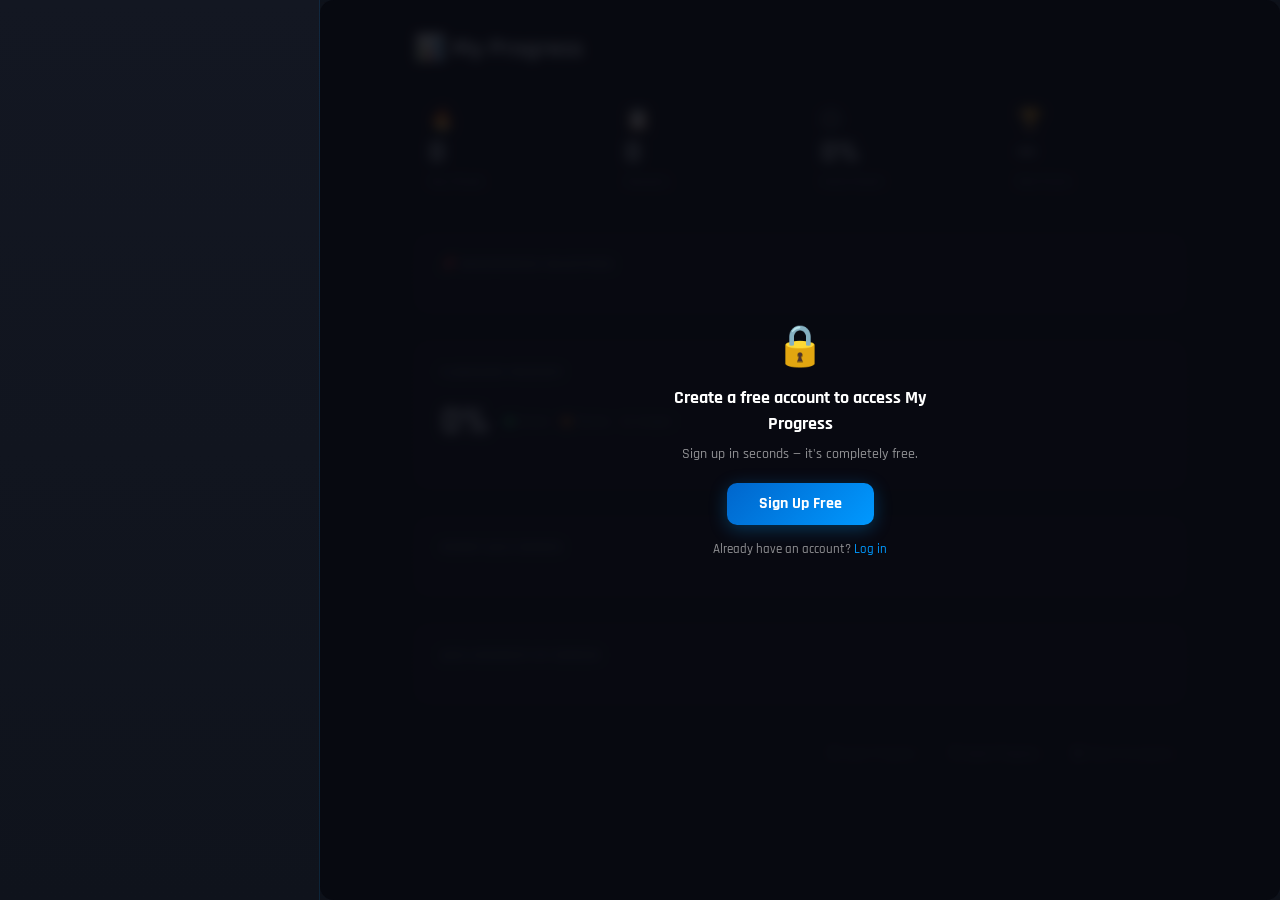
<file: pages/dashboard.html>
<!DOCTYPE html>
<html lang="en">
<head>
  <meta charset="UTF-8" />
  <script>(function(){if(localStorage.getItem('theme-v1')==='light')document.documentElement.classList.add('light-mode');})()</script>
  <meta name="viewport" content="width=device-width, initial-scale=1.0" />
  <!-- PWA -->
  <link rel="manifest" href="../manifest.json" />
  <meta name="theme-color" content="#7c3aed" />
  <meta name="mobile-web-app-capable" content="yes" />
  <meta name="apple-mobile-web-app-capable" content="yes" />
  <meta name="apple-mobile-web-app-status-bar-style" content="black-translucent" />
  <meta name="apple-mobile-web-app-title" content="Sec+ Study" />
  <link rel="apple-touch-icon" href="../icons/apple-touch-icon.png" />
  <title>My Study Progress — Security+ SY0-701 | it-learn.io</title>
  <link rel="canonical" href="https://secplus.it-learn.io/pages/dashboard.html" />

  <meta name="description" content="Track your CompTIA Security+ SY0-701 study progress across all 5 domains and 25 objectives. See quiz scores, flashcard stats, and identify weak areas." />
  <link rel="stylesheet" href="../styles.css" />
  <style>
    .db-wrap {
      max-width: 820px;
      margin: 0 auto;
      padding: 2rem 1.5rem 4rem;
      display: flex;
      flex-direction: column;
      gap: 1.75rem;
    }

    .db-header { display: flex; align-items: center; justify-content: space-between; flex-wrap: wrap; gap: .75rem; }
    .db-header h1 { font-size: 1.6rem; margin: 0; }
    .db-date { font-size: .8rem; color: var(--muted); }

    /* ── Section wrapper ── */
    .db-section {
      background: var(--panel);
      border: 1px solid var(--border);
      border-radius: 14px;
      padding: 1.4rem 1.6rem;
    }
    .db-section-title {
      font-size: .75rem;
      font-weight: 700;
      letter-spacing: .08em;
      text-transform: uppercase;
      color: var(--muted);
      margin: 0 0 1.1rem;
    }

    /* ── Hero stats row ── */
    .db-hero {
      display: grid;
      grid-template-columns: repeat(4, 1fr);
      gap: 12px;
    }
    .db-stat {
      background: var(--panel2);
      border: 1px solid var(--border);
      border-radius: 12px;
      padding: 1rem .9rem;
      display: flex;
      flex-direction: column;
      gap: .3rem;
    }
    .db-stat-icon { font-size: 1.3rem; line-height: 1; }
    .db-stat-val {
      font-size: 1.9rem;
      font-weight: 800;
      color: var(--text);
      line-height: 1.1;
    }
    .db-stat-lbl { font-size: .72rem; color: var(--muted); }

    /* ── Flashcard mastery ── */
    .db-fc-overall {
      display: flex;
      align-items: center;
      gap: 1rem;
      margin-bottom: 1.2rem;
      flex-wrap: wrap;
    }
    .db-fc-big { font-size: 2.4rem; font-weight: 800; }
    .db-fc-legend {
      display: flex;
      gap: .75rem;
      flex-wrap: wrap;
      font-size: .76rem;
    }
    .db-fc-legend-item { display: flex; align-items: center; gap: .3rem; color: var(--muted); }
    .db-fc-legend-dot { width: 9px; height: 9px; border-radius: 50%; flex-shrink: 0; }

    .db-domain-row { margin-bottom: .85rem; }
    .db-domain-label {
      display: flex;
      justify-content: space-between;
      font-size: .8rem;
      color: var(--muted);
      margin-bottom: .3rem;
    }
    .db-domain-name { color: var(--text); }
    .db-seg-bar {
      height: 8px;
      border-radius: 99px;
      overflow: hidden;
      background: rgba(255,255,255,.07);
      display: flex;
    }
    .db-seg-known  { background: #2ecc71; transition: width .5s; }
    .db-seg-review { background: #e67e22; transition: width .5s; }
    .db-seg-unseen { background: transparent; }

    /* ── Quiz history chart ── */
    .db-chart-wrap {
      display: flex;
      align-items: flex-end;
      gap: 6px;
      height: 100px;
      padding-bottom: 2px;
    }
    .db-bar-col {
      flex: 1;
      display: flex;
      flex-direction: column;
      align-items: center;
      gap: 4px;
      height: 100%;
      justify-content: flex-end;
    }
    .db-bar {
      width: 100%;
      border-radius: 4px 4px 0 0;
      min-height: 3px;
      transition: height .4s;
      position: relative;
    }
    .db-bar.pass { background: linear-gradient(180deg, #2ecc71, #27ae60); }
    .db-bar.fail { background: linear-gradient(180deg, #e74c3c, #c0392b); }
    .db-bar-lbl  { font-size: .65rem; color: var(--muted); text-align: center; line-height: 1; }
    .db-chart-axis {
      display: flex;
      justify-content: space-between;
      font-size: .67rem;
      color: var(--muted);
      margin-top: .4rem;
      padding: 0 2px;
    }
    .db-pass-line {
      position: relative;
      margin-top: .5rem;
      font-size: .72rem;
      color: var(--muted);
      display: flex;
      align-items: center;
      gap: .4rem;
    }
    .db-pass-line::before {
      content: '';
      display: inline-block;
      width: 16px;
      height: 2px;
      background: rgba(231,76,60,.6);
      border-radius: 2px;
    }

    /* ── Domain accuracy ── */
    .db-acc-row {
      display: flex;
      align-items: center;
      gap: .75rem;
      margin-bottom: .7rem;
      font-size: .82rem;
    }
    .db-acc-name { width: 200px; flex-shrink: 0; color: var(--text); }
    .db-acc-bar-wrap { flex: 1; height: 7px; background: rgba(255,255,255,.07); border-radius: 99px; overflow: hidden; }
    .db-acc-bar { height: 100%; border-radius: 99px; transition: width .5s; }
    .db-acc-pct { min-width: 36px; text-align: right; color: var(--muted); }

    /* ── Empty states ── */
    .db-empty {
      display: flex;
      flex-direction: column;
      align-items: center;
      gap: .6rem;
      padding: 1.5rem 1rem;
      text-align: center;
    }
    .db-empty-icon { font-size: 2rem; opacity: .4; }
    .db-empty-msg { font-size: .88rem; color: var(--muted); }
    .db-empty-cta {
      display: inline-block;
      margin-top: .25rem;
      padding: .45rem 1rem;
      background: linear-gradient(135deg, #7c3aed 0%, #06b6d4 100%);
      color: #fff;
      border-radius: 8px;
      text-decoration: none;
      font-size: .82rem;
      font-weight: 700;
    }

    /* ── Data action buttons (Export / Import / Reset) ── */
    .db-data-actions {
      display: flex;
      gap: .5rem;
      flex-wrap: wrap;
      justify-content: flex-end;
      margin-top: .5rem;
    }
    .db-data-btn {
      background: none;
      border: 1px solid var(--border);
      border-radius: 8px;
      color: var(--muted);
      font-size: .76rem;
      padding: .35rem .7rem;
      cursor: pointer;
      transition: color .15s, border-color .15s;
      font-family: inherit;
      display: inline-flex;
      align-items: center;
      gap: .25rem;
    }
    .db-data-btn:hover        { color: var(--text); border-color: var(--text); }
    .db-export-btn:hover      { color: #06b6d4; border-color: #06b6d4; }
    .db-import-label:hover    { color: #7c3aed; border-color: #7c3aed; }
    .db-reset-btn:hover       { color: #e74c3c; border-color: #e74c3c; }
    .db-import-status {
      text-align: right;
      font-size: .78rem;
      padding: .25rem .5rem;
      border-radius: 6px;
      display: none;
    }
    .db-import-status.success { color: #2ecc71; display: block; }
    .db-import-status.error   { color: #e74c3c; display: block; }

    @media (max-width: 600px) {
      .db-hero { grid-template-columns: 1fr 1fr; }
      .db-acc-name { width: 120px; font-size: .75rem; }
      .db-fc-big { font-size: 1.8rem; }
    }
  </style>
  <!-- Open Graph / Social preview -->
  <meta property="og:type"         content="website" />
  <meta property="og:url"          content="https://secplus.it-learn.io/pages/dashboard.html" />
  <meta property="og:title"        content="My Progress — Security+ SY0-701 | it-learn.io" />
  <meta property="og:description"  content="Free CompTIA Security+ SY0-701 study tool — 1,500 practice questions, 1,500 flashcards, 5 domains, and full progress tracking." />
  <meta property="og:image"        content="https://secplus.it-learn.io/social-preview.png" />
  <meta property="og:image:width"  content="1200" />
  <meta property="og:image:height" content="630" />
  <meta property="og:site_name"    content="Security+ SY0-701 Study | it-learn.io" />
  <!-- Twitter / X Card -->
  <meta name="twitter:card"        content="summary_large_image" />
  <meta name="twitter:title"       content="My Progress — Security+ SY0-701 | it-learn.io" />
  <meta name="twitter:description" content="Free CompTIA Security+ SY0-701 study tool — 1,500 practice questions, 1,500 flashcards, 5 domains, and full progress tracking." />
  <meta name="twitter:image"       content="https://secplus.it-learn.io/social-preview.png" />
    <link rel="preconnect" href="https://fonts.googleapis.com" />
  <link rel="preconnect" href="https://fonts.gstatic.com" crossorigin />
  <!-- Preconnect hints -->
  <link rel="preconnect" href="https://www.googletagmanager.com" />
  <link rel="preconnect" href="https://www.clarity.ms" />
  <!-- Google tag (gtag.js) -->
  <script async src="https://www.googletagmanager.com/gtag/js?id=G-G3BQF5RB65"></script>
  <script>
    window.dataLayer = window.dataLayer || [];
    function gtag(){dataLayer.push(arguments);}
    gtag('js', new Date());
    gtag('config', 'G-G3BQF5RB65');
  </script>
  <!-- Microsoft Clarity -->
  <script type="text/javascript">
    (function(c,l,a,r,i,t,y){
      c[a]=c[a]||function(){(c[a].q=c[a].q||[]).push(arguments)};
      t=l.createElement(r);t.async=1;t.src="https://www.clarity.ms/tag/"+i;
      y=l.getElementsByTagName(r)[0];y.parentNode.insertBefore(t,y);
    })(window, document, "clarity", "script", "vvugnbm172");
  </script>

  <!-- Structured Data -->
  <script type="application/ld+json">
{
  "@context": "https://schema.org",
  "@type": "WebPage",
  "name": "Security+ SY0-701 Study Progress Dashboard",
  "url": "https://secplus.it-learn.io/pages/dashboard.html",
  "description": "Personal progress tracking dashboard for CompTIA Security+ SY0-701 exam preparation.",
  "isPartOf": {
    "@type": "WebSite",
    "url": "https://secplus.it-learn.io/"
  }
}
  </script>
</head>
<body>
  <div class="layout">
  <nav id="sidebar-nav" class="sidebar"></nav>

  <main class="main-content">
    <div class="db-wrap">

      <div class="db-header">
        <h1>📊 My Progress</h1>
        <span class="db-date" id="db-date"></span>
      </div>

      <!-- Hero stats -->
      <div class="db-hero" id="db-hero">
        <div class="db-stat">
          <span class="db-stat-icon">🔥</span>
          <span class="db-stat-val" id="stat-streak">0</span>
          <span class="db-stat-lbl">Day Streak</span>
        </div>
        <div class="db-stat">
          <span class="db-stat-icon">📋</span>
          <span class="db-stat-val" id="stat-sessions">0</span>
          <span class="db-stat-lbl">Sessions</span>
        </div>
        <div class="db-stat">
          <span class="db-stat-icon">⬡</span>
          <span class="db-stat-val" id="stat-mastery">0%</span>
          <span class="db-stat-lbl">Cards Known</span>
        </div>
        <div class="db-stat">
          <span class="db-stat-icon">🏆</span>
          <span class="db-stat-val" id="stat-best">—</span>
          <span class="db-stat-lbl">Best Score</span>
        </div>
      </div>

      <!-- Bookmarks -->
      <div class="db-section" id="db-bookmarks-section">
        <div class="db-section-title">📌 Bookmarked Objectives</div>
        <div id="db-bookmarks-content"></div>
      </div>

      <!-- Flashcard mastery -->
      <div class="db-section">
        <div class="db-section-title">Flashcard Mastery</div>
        <div class="db-fc-overall">
          <span class="db-fc-big" id="fc-mastery-pct">0%</span>
          <div class="db-fc-legend">
            <span class="db-fc-legend-item"><span class="db-fc-legend-dot" style="background:#2ecc71"></span>Known</span>
            <span class="db-fc-legend-item"><span class="db-fc-legend-dot" style="background:#e67e22"></span>Review</span>
            <span class="db-fc-legend-item"><span class="db-fc-legend-dot" style="background:rgba(255,255,255,.15)"></span>Unseen</span>
          </div>
        </div>
        <div id="fc-domain-bars"></div>
      </div>

      <!-- Quiz score history -->
      <div class="db-section" id="quiz-history-section">
        <div class="db-section-title">Recent Quiz Scores</div>
        <div id="quiz-history-content"></div>
      </div>

      <!-- Domain accuracy -->
      <div class="db-section" id="domain-accuracy-section">
        <div class="db-section-title">Quiz Accuracy by Domain</div>
        <div id="domain-accuracy-content"></div>
      </div>

      <!-- Data Actions: Export / Import / Reset -->
      <div class="db-data-actions">
        <button class="db-data-btn db-export-btn" id="db-export-btn">⬇ Export Progress</button>
        <label class="db-data-btn db-import-label" id="db-import-label">
          ⬆ Import Progress
          <input type="file" id="db-import-file" accept=".json" style="display:none" />
        </label>
        <button class="db-data-btn db-reset-btn" id="db-reset-btn">🗑 Reset all progress</button>
      </div>
      <div class="db-import-status" id="db-import-status"></div>

    </div>
  </main>
  </div>

  <script type="module" src="../app-dashboard.js"></script>
</body>
</html>
</file>
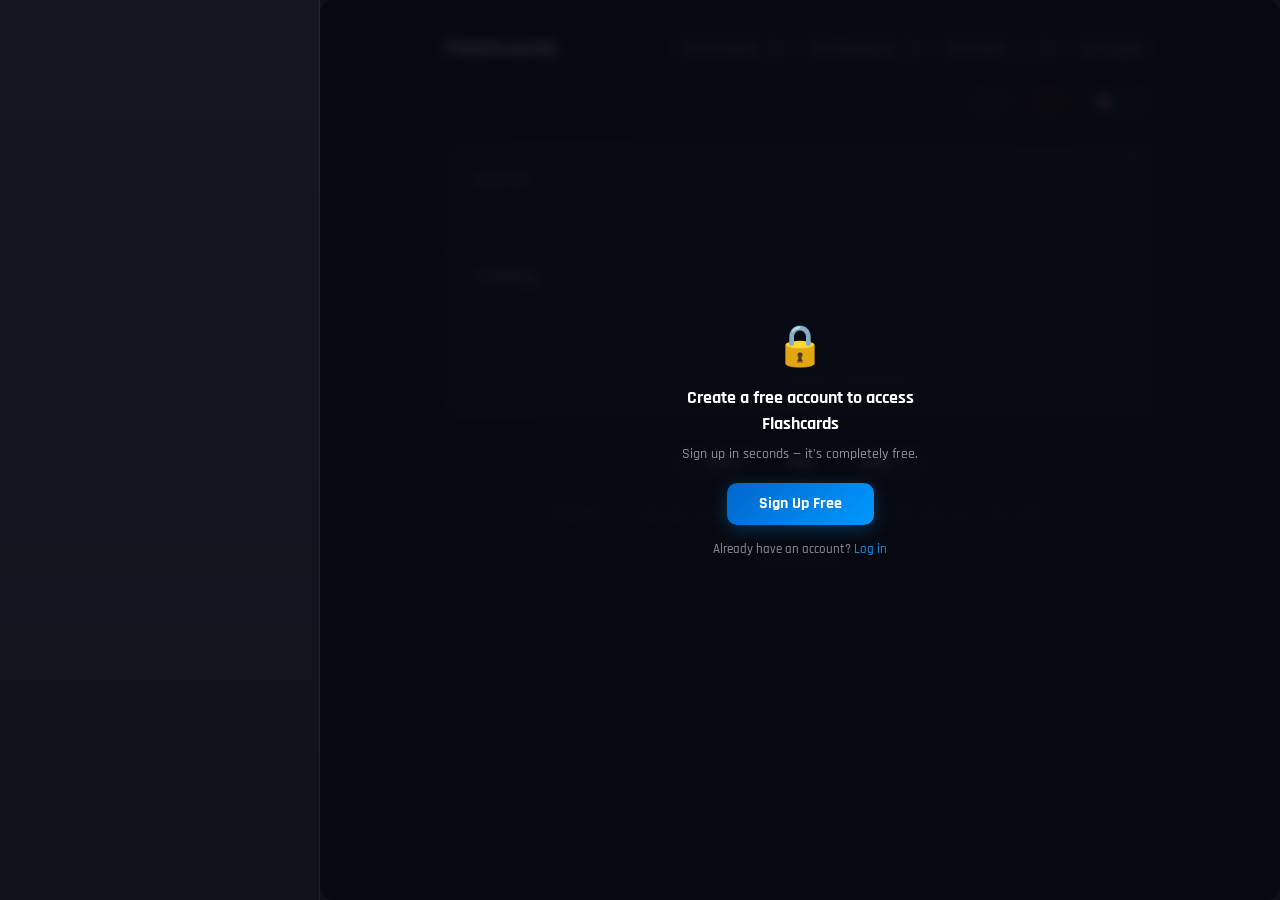
<file: pages/flashcards.html>
<!DOCTYPE html>
<html lang="en">
<head>
  <meta charset="UTF-8" />
  <script>(function(){if(localStorage.getItem('theme-v1')==='light')document.documentElement.classList.add('light-mode');})()</script>
  <meta name="viewport" content="width=device-width, initial-scale=1.0" />
  <!-- PWA -->
  <link rel="manifest" href="../manifest.json" />
  <meta name="theme-color" content="#7c3aed" />
  <meta name="mobile-web-app-capable" content="yes" />
  <meta name="apple-mobile-web-app-capable" content="yes" />
  <meta name="apple-mobile-web-app-status-bar-style" content="black-translucent" />
  <meta name="apple-mobile-web-app-title" content="Sec+ Study" />
  <link rel="apple-touch-icon" href="../icons/apple-touch-icon.png" />
  <title>Security+ SY0-701 Flashcards — 1,500 Free Study Cards | it-learn.io</title>
  <link rel="canonical" href="https://secplus.it-learn.io/pages/flashcards.html" />

  <meta name="description" content="Study for your CompTIA Security+ SY0-701 exam with 1,500 free flashcards organized by domain and objective. Flip and review on any device." />
  <link rel="stylesheet" href="../styles.css" />
  <style>
    /* ── Flashcard page layout ── */
    .fc-wrap {
      max-width: 760px;
      margin: 0 auto;
      padding: 2rem 1.5rem 4rem;
      display: flex;
      flex-direction: column;
      gap: 1.5rem;
    }

    .fc-header { display: flex; align-items: center; justify-content: space-between; flex-wrap: wrap; gap: .75rem; }
    .fc-header h1 { font-size: 1.6rem; margin: 0; }

    /* ── Filters bar ── */
    .fc-filters {
      display: flex;
      flex-wrap: wrap;
      gap: .6rem;
      align-items: center;
    }
    .fc-filters select {
      background: var(--panel);
      color: var(--text);
      border: 1px solid var(--border);
      border-radius: 6px;
      padding: .4rem .7rem;
      font-size: .85rem;
      cursor: pointer;
    }
    .fc-filters select:focus { outline: 2px solid var(--accent); }

    .btn-shuffle {
      background: var(--panel);
      color: var(--text);
      border: 1px solid var(--border);
      border-radius: 6px;
      padding: .4rem .9rem;
      font-size: .85rem;
      cursor: pointer;
      transition: background .15s;
    }
    .btn-shuffle:hover { background: var(--border); }
    .btn-shuffle.active { border-color: var(--accent); color: var(--accent); }

    /* ── Stats bar ── */
    .fc-stats {
      display: flex;
      align-items: center;
      gap: 1rem;
      flex-wrap: wrap;
    }
    .fc-counter { font-size: .9rem; color: var(--muted); min-width: 90px; }
    .fc-progress-bar-wrap { flex: 1; min-width: 100px; height: 6px; background: var(--border); border-radius: 99px; overflow: hidden; }
    .fc-progress-bar-fill { height: 100%; background: var(--accent); border-radius: 99px; transition: width .3s; width: 0%; }
    .fc-badge {
      display: flex; align-items: center; gap: .3rem;
      font-size: .82rem; padding: .25rem .6rem;
      border-radius: 99px; border: 1px solid var(--border);
      color: var(--muted);
    }
    .fc-badge.known  { border-color: #2ecc71; color: #2ecc71; }
    .fc-badge.review { border-color: #e67e22; color: #e67e22; }
    .fc-badge.due    { border-color: #06b6d4; color: #06b6d4; }

    /* ── Card scene / 3-D flip ── */
    .fc-scene {
      perspective: 1200px;
      cursor: pointer;
      user-select: none;
    }
    .fc-card {
      position: relative;
      width: 100%;
      min-height: 280px;
      transform-style: preserve-3d;
      transition: transform .5s cubic-bezier(.4,0,.2,1);
      border-radius: 14px;
    }
    .fc-card.flipped { transform: rotateY(180deg); }

    .fc-face {
      position: absolute;
      inset: 0;
      backface-visibility: hidden;
      -webkit-backface-visibility: hidden;
      border-radius: 14px;
      display: flex;
      flex-direction: column;
      padding: 2rem;
      border: 1px solid var(--border);
    }

    /* Front */
    .fc-front {
      background: linear-gradient(135deg, #111a2e 0%, #152040 100%);
      justify-content: space-between;
    }
    /* Back */
    .fc-back {
      background: linear-gradient(135deg, #0d1f14 0%, #0f2d1c 100%);
      transform: rotateY(180deg);
      justify-content: space-between;
    }

    .fc-label {
      font-size: .7rem;
      font-weight: 700;
      letter-spacing: .1em;
      text-transform: uppercase;
      color: var(--muted);
      margin-bottom: .75rem;
    }
    .fc-front .fc-label { color: #7aa2e3; }
    .fc-back  .fc-label { color: #5ec98a; }

    .fc-text {
      flex: 1;
      display: flex;
      align-items: center;
      font-size: 1.15rem;
      line-height: 1.6;
      color: var(--text);
      white-space: pre-wrap;
    }
    .fc-hint {
      font-size: .78rem;
      color: var(--muted);
      text-align: center;
      margin-top: 1rem;
      opacity: .7;
    }

    /* Objective tag on card */
    .fc-obj-tag {
      position: absolute;
      top: .9rem;
      right: 1rem;
      font-size: .7rem;
      background: rgba(255,255,255,.05);
      color: var(--muted);
      border-radius: 99px;
      padding: .15rem .55rem;
      border: 1px solid var(--border);
    }

    /* Empty state */
    .fc-empty {
      text-align: center;
      padding: 4rem 2rem;
      color: var(--muted);
      font-size: 1.05rem;
      border: 1px dashed var(--border);
      border-radius: 14px;
    }

    /* ── Action buttons ── */
    .fc-actions {
      display: flex;
      justify-content: center;
      align-items: center;
      gap: .75rem;
      flex-wrap: wrap;
    }
    .fc-actions button {
      border: none;
      border-radius: 8px;
      padding: .55rem 1.1rem;
      font-size: .9rem;
      cursor: pointer;
      font-weight: 600;
      transition: opacity .15s, transform .1s;
    }
    .fc-actions button:hover { opacity: .85; }
    .fc-actions button:active { transform: scale(.97); }

    .btn-prev, .btn-next {
      background: var(--panel);
      color: var(--text);
      border: 1px solid var(--border) !important;
    }
    .btn-flip { background: var(--accent); color: #fff; }

    /* ── SM-2 rating row ── */
    .fc-rating-row {
      display: flex; justify-content: center; align-items: stretch;
      gap: .5rem; flex-wrap: wrap;
    }
    .btn-rating {
      display: flex; flex-direction: column; align-items: center; gap: .15rem;
      border: none; border-radius: 10px; padding: .55rem 1rem;
      font-size: .88rem; font-weight: 700; cursor: pointer; min-width: 72px;
      transition: opacity .15s, transform .1s;
    }
    .btn-rating:hover  { opacity: .85; }
    .btn-rating:active { transform: scale(.96); }
    .fc-rating-interval { font-size: .68rem; font-weight: 400; opacity: .85; }
    .btn-again { background: #e74c3c; color: #fff; }
    .btn-hard  { background: #e67e22; color: #fff; }
    .btn-good  { background: #2ecc71; color: #0a1f12; }
    .btn-easy  { background: #06b6d4; color: #0a1f12; }

    /* ── Keyboard hint ── */
    .fc-kbd-hint {
      text-align: center;
      font-size: .78rem;
      color: var(--muted);
      display: flex;
      justify-content: center;
      gap: .4rem;
      flex-wrap: wrap;
    }
    .fc-kbd-hint kbd {
      background: var(--panel);
      border: 1px solid var(--border);
      border-radius: 4px;
      padding: .1rem .35rem;
      font-size: .75rem;
      font-family: monospace;
    }
    .fc-kbd-hint .sep { color: var(--border); }

    /* ── Reset link ── */
    .fc-reset-wrap { text-align: center; }
    .fc-reset-btn {
      background: none;
      border: none;
      color: var(--muted);
      cursor: pointer;
      font-size: .8rem;
      text-decoration: underline;
      opacity: .7;
    }
    .fc-reset-btn:hover { opacity: 1; }

    @media (max-width: 600px) {
      .fc-text { font-size: 1rem; }
      .fc-face  { padding: 1.5rem 1.25rem; }
      .fc-card  { min-height: 240px; }
    }
  </style>
  <!-- Open Graph / Social preview -->
  <meta property="og:type"         content="website" />
  <meta property="og:url"          content="https://secplus.it-learn.io/pages/flashcards.html" />
  <meta property="og:title"        content="Flashcards — Security+ SY0-701 | it-learn.io" />
  <meta property="og:description"  content="Free CompTIA Security+ SY0-701 study tool — 1,500 practice questions, 1,500 flashcards, 5 domains, and full progress tracking." />
  <meta property="og:image"        content="https://secplus.it-learn.io/social-preview.png" />
  <meta property="og:image:width"  content="1200" />
  <meta property="og:image:height" content="630" />
  <meta property="og:site_name"    content="Security+ SY0-701 Study | it-learn.io" />
  <!-- Twitter / X Card -->
  <meta name="twitter:card"        content="summary_large_image" />
  <meta name="twitter:title"       content="Flashcards — Security+ SY0-701 | it-learn.io" />
  <meta name="twitter:description" content="Free CompTIA Security+ SY0-701 study tool — 1,500 practice questions, 1,500 flashcards, 5 domains, and full progress tracking." />
  <meta name="twitter:image"       content="https://secplus.it-learn.io/social-preview.png" />
    <link rel="preconnect" href="https://fonts.googleapis.com" />
  <link rel="preconnect" href="https://fonts.gstatic.com" crossorigin />
  <!-- Preconnect hints -->
  <link rel="preconnect" href="https://www.googletagmanager.com" />
  <link rel="preconnect" href="https://www.clarity.ms" />
  <!-- Google tag (gtag.js) -->
  <script async src="https://www.googletagmanager.com/gtag/js?id=G-G3BQF5RB65"></script>
  <script>
    window.dataLayer = window.dataLayer || [];
    function gtag(){dataLayer.push(arguments);}
    gtag('js', new Date());
    gtag('config', 'G-G3BQF5RB65');
  </script>
  <!-- Microsoft Clarity -->
  <script type="text/javascript">
    (function(c,l,a,r,i,t,y){
      c[a]=c[a]||function(){(c[a].q=c[a].q||[]).push(arguments)};
      t=l.createElement(r);t.async=1;t.src="https://www.clarity.ms/tag/"+i;
      y=l.getElementsByTagName(r)[0];y.parentNode.insertBefore(t,y);
    })(window, document, "clarity", "script", "vvugnbm172");
  </script>

  <!-- Structured Data -->
  <script type="application/ld+json">
{
  "@context": "https://schema.org",
  "@type": "WebPage",
  "name": "Security+ SY0-701 Flashcards",
  "url": "https://secplus.it-learn.io/pages/flashcards.html",
  "description": "1,500 free CompTIA Security+ SY0-701 flashcards organized by domain and objective.",
  "isPartOf": {
    "@type": "WebSite",
    "url": "https://secplus.it-learn.io/"
  },
  "educationalUse": "self-assessment",
  "audience": {
    "@type": "Audience",
    "audienceType": "CompTIA Security+ exam candidates"
  }
}
  </script>
</head>
<body>
  <div class="layout">
  <nav id="sidebar-nav" class="sidebar"></nav>

  <main class="main-content">
    <div class="fc-wrap">

      <!-- Header -->
      <div class="fc-header">
        <h1>Flashcards</h1>
        <div class="fc-filters">
          <select id="fc-domain-select" aria-label="Filter by domain">
            <option value="all">All Domains</option>
          </select>
          <select id="fc-obj-select" aria-label="Filter by objective">
            <option value="all">All Objectives</option>
          </select>
          <select id="fc-mode-select" aria-label="Study mode">
            <option value="all">All Cards</option>
            <option value="due">Due Today</option>
            <option value="review">Need Review</option>
            <option value="unseen">Unseen Only</option>
          </select>
          <button class="btn-shuffle" id="fc-shuffle-btn" title="Shuffle cards">⇄ Shuffle</button>
        </div>
      </div>

      <!-- Stats -->
      <div class="fc-stats">
        <span class="fc-counter" id="fc-counter">— / —</span>
        <div class="fc-progress-bar-wrap">
          <div class="fc-progress-bar-fill" id="fc-progress-fill"></div>
        </div>
        <span class="fc-badge known"  id="fc-known-badge">✓ 0</span>
        <span class="fc-badge review" id="fc-review-badge">↻ 0</span>
        <span class="fc-badge due"    id="fc-due-badge">⏰ 0 due</span>
      </div>

      <!-- Card -->
      <div class="fc-scene" id="fc-scene">
        <div class="fc-card" id="fc-card">
          <div class="fc-face fc-front">
            <div class="fc-label">Question</div>
            <div class="fc-text" id="fc-front-text">Loading…</div>
            <div class="fc-hint">Click card · or press <kbd>Space</kbd> to reveal answer</div>
          </div>
          <div class="fc-face fc-back">
            <div class="fc-label">Answer</div>
            <div class="fc-text" id="fc-back-text"></div>
            <div class="fc-hint">Rate yourself after flipping · <kbd>1</kbd> Again · <kbd>4</kbd> Good · <kbd>5</kbd> Easy</div>
          </div>
          <span class="fc-obj-tag" id="fc-obj-tag"></span>
        </div>
      </div>

      <!-- Nav actions -->
      <div class="fc-actions">
        <button class="btn-prev" id="fc-prev-btn">← Prev</button>
        <button class="btn-flip" id="fc-flip-btn">Flip</button>
        <button class="btn-next" id="fc-next-btn">Next →</button>
      </div>

      <!-- SM-2 rating row — hidden until card is flipped -->
      <div class="fc-rating-row" id="fc-rating-row" style="display:none">
        <button class="btn-rating btn-again" id="fc-btn-again" data-quality="1">
          Again<span class="fc-rating-interval" id="ri-again"> · 1d</span>
        </button>
        <button class="btn-rating btn-hard" id="fc-btn-hard" data-quality="3">
          Hard<span class="fc-rating-interval" id="ri-hard"></span>
        </button>
        <button class="btn-rating btn-good" id="fc-btn-good" data-quality="4">
          Good<span class="fc-rating-interval" id="ri-good"></span>
        </button>
        <button class="btn-rating btn-easy" id="fc-btn-easy" data-quality="5">
          Easy<span class="fc-rating-interval" id="ri-easy"></span>
        </button>
      </div>

      <!-- Keyboard hint -->
      <div class="fc-kbd-hint">
        <kbd>Space</kbd> flip
        <span class="sep">·</span>
        <kbd>←</kbd><kbd>→</kbd> navigate
        <span class="sep">·</span>
        <kbd>1</kbd> Again
        <kbd>3</kbd> Hard
        <kbd>4</kbd> Good
        <kbd>5</kbd> Easy
        <span class="sep">·</span>
        <kbd>S</kbd> shuffle
      </div>

      <!-- Reset -->
      <div class="fc-reset-wrap">
        <button class="fc-reset-btn" id="fc-reset-btn">Reset progress</button>
      </div>

    </div>
  </main>

  </div><!-- /.layout -->
  <script type="module" src="../app-flashcards.js"></script>
</body>
</html>
</file>
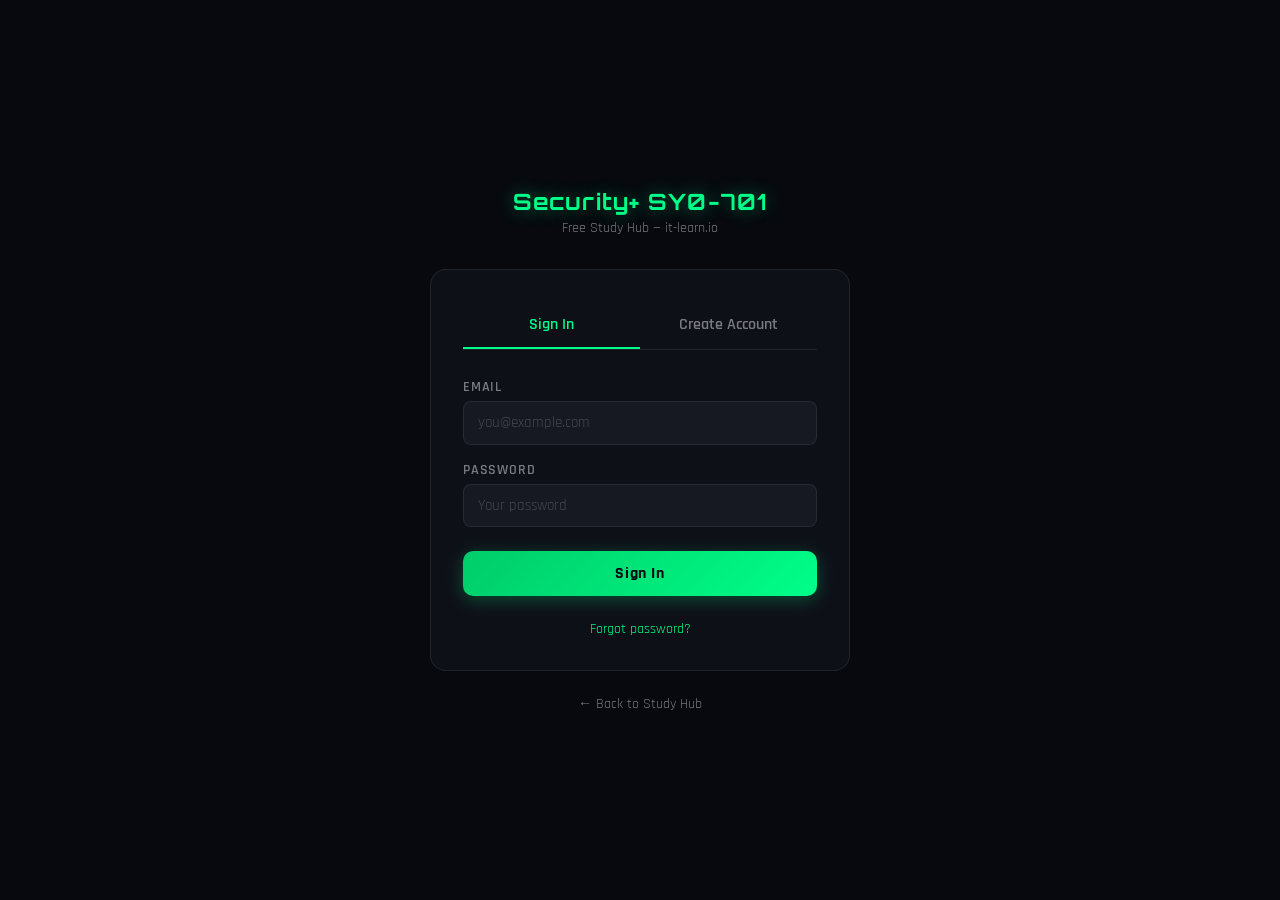
<file: pages/login.html>
<!DOCTYPE html>
<html lang="en">
<head>
  <meta charset="UTF-8" />
  <script>(function(){if(localStorage.getItem('theme-v1')==='light')document.documentElement.classList.add('light-mode');})()</script>
  <meta name="viewport" content="width=device-width, initial-scale=1.0" />
  <link rel="manifest" href="../manifest.json" />
  <meta name="theme-color" content="#00ff88" />
  <meta name="mobile-web-app-capable" content="yes" />
  <meta name="apple-mobile-web-app-capable" content="yes" />
  <meta name="apple-mobile-web-app-status-bar-style" content="black-translucent" />
  <meta name="apple-mobile-web-app-title" content="Sec+ Study" />
  <link rel="icon" href="../favicon.ico" />
  <link rel="apple-touch-icon" href="../icons/apple-touch-icon.png" />
  <title>Sign In — Security+ SY0-701 Study | it-learn.io</title>
  <link rel="canonical" href="https://secplus.it-learn.io/pages/login.html" />
  <meta name="robots" content="noindex" />
  <meta name="description" content="Sign in or create a free account to access all Security+ SY0-701 study tools — flashcards, practice quiz, progress tracking, and more." />
  <link rel="preconnect" href="https://fonts.googleapis.com" />
  <link rel="preconnect" href="https://fonts.gstatic.com" crossorigin />
  <style>
    @import url('https://fonts.googleapis.com/css2?family=Rajdhani:wght@400;500;600;700&family=Orbitron:wght@700&display=swap');

    *, *::before, *::after { box-sizing: border-box; margin: 0; padding: 0; }

    :root {
      --bg:        #07090f;
      --panel:     #0e1018;
      --panel2:    #161922;
      --border:    rgba(255,255,255,.08);
      --text:      #e8eaf0;
      --muted:     rgba(255,255,255,.45);
      --neon-green:  #00ff88;
      --neon-purple: #b44fff;
    }

    body {
      font-family: 'Rajdhani', -apple-system, BlinkMacSystemFont, sans-serif;
      background: var(--bg);
      color: var(--text);
      min-height: 100vh;
      display: flex;
      flex-direction: column;
      align-items: center;
      justify-content: center;
      padding: 2rem 1rem;
    }

    .auth-container {
      width: 100%;
      max-width: 420px;
    }

    .auth-brand {
      text-align: center;
      margin-bottom: 2rem;
    }
    .auth-brand h1 {
      font-family: 'Orbitron', monospace;
      font-size: 1.4rem;
      color: var(--neon-green);
      letter-spacing: .05em;
      text-shadow: 0 0 18px rgba(0,255,136,.4);
      margin-bottom: .25rem;
    }
    .auth-brand p {
      font-size: .9rem;
      color: var(--muted);
    }

    .auth-card {
      background: var(--panel);
      border: 1px solid var(--border);
      border-radius: 16px;
      padding: 2rem;
    }

    /* Tabs */
    .auth-tabs {
      display: flex;
      gap: 0;
      margin-bottom: 1.75rem;
      border-bottom: 1px solid var(--border);
    }
    .auth-tab {
      flex: 1;
      padding: .75rem;
      text-align: center;
      background: none;
      border: none;
      color: var(--muted);
      font-size: 1rem;
      font-weight: 600;
      font-family: inherit;
      cursor: pointer;
      border-bottom: 2px solid transparent;
      transition: color .15s, border-color .15s;
    }
    .auth-tab:hover { color: var(--text); }
    .auth-tab.active {
      color: var(--neon-green);
      border-bottom-color: var(--neon-green);
    }

    /* Forms */
    .auth-form { display: none; flex-direction: column; gap: 1rem; }
    .auth-form.active { display: flex; }

    .auth-field { display: flex; flex-direction: column; gap: .35rem; }
    .auth-field label {
      font-size: .85rem;
      font-weight: 600;
      color: var(--muted);
      text-transform: uppercase;
      letter-spacing: .06em;
    }
    .auth-field input {
      background: var(--panel2);
      border: 1px solid var(--border);
      border-radius: 8px;
      padding: .7rem .9rem;
      font-size: .95rem;
      color: var(--text);
      font-family: inherit;
      transition: border-color .15s;
    }
    .auth-field input:focus {
      outline: none;
      border-color: var(--neon-green);
      box-shadow: 0 0 0 2px rgba(0,255,136,.12);
    }
    .auth-field input::placeholder { color: rgba(255,255,255,.2); }

    .auth-submit {
      background: linear-gradient(135deg, #00cc6a 0%, #00ff88 100%);
      color: #07090f;
      border: none;
      border-radius: 10px;
      padding: .75rem;
      font-size: 1rem;
      font-weight: 700;
      font-family: inherit;
      cursor: pointer;
      box-shadow: 0 4px 18px rgba(0,255,136,.25);
      transition: opacity .15s;
      margin-top: .5rem;
      letter-spacing: .04em;
    }
    .auth-submit:hover { opacity: .9; }
    .auth-submit:disabled { opacity: .5; cursor: not-allowed; }

    .auth-link {
      font-size: .88rem;
      color: var(--neon-green);
      background: none;
      border: none;
      cursor: pointer;
      text-decoration: none;
      padding: 0;
      font-family: inherit;
    }
    .auth-link:hover { text-decoration: underline; }

    .auth-alt {
      text-align: center;
      font-size: .88rem;
      color: var(--muted);
      margin-top: .5rem;
    }

    /* Message area */
    .auth-msg {
      padding: .7rem 1rem;
      border-radius: 8px;
      font-size: .88rem;
      line-height: 1.5;
      display: none;
    }
    .auth-msg.show { display: block; }
    .auth-msg.error {
      background: rgba(231, 76, 60, .1);
      border: 1px solid rgba(231, 76, 60, .3);
      color: #e74c3c;
    }
    .auth-msg.success {
      background: rgba(0,255,136,.1);
      border: 1px solid rgba(0,255,136,.3);
      color: var(--neon-green);
    }

    /* 6-digit code input */
    .code-input-group {
      display: flex;
      gap: .5rem;
      justify-content: center;
    }
    .code-input-group input {
      width: 44px;
      height: 52px;
      text-align: center;
      font-size: 1.3rem;
      font-weight: 700;
      background: var(--panel2);
      border: 1px solid var(--border);
      border-radius: 8px;
      color: var(--text);
      font-family: 'Orbitron', monospace;
    }
    .code-input-group input:focus {
      outline: none;
      border-color: var(--neon-green);
      box-shadow: 0 0 0 2px rgba(0,255,136,.12);
    }

    .auth-home-link {
      display: block;
      text-align: center;
      margin-top: 1.5rem;
      font-size: .88rem;
      color: var(--muted);
      text-decoration: none;
    }
    .auth-home-link:hover { color: var(--text); }

    /* Spinner */
    .spinner {
      display: inline-block;
      width: 16px; height: 16px;
      border: 2px solid rgba(7,9,15,.3);
      border-top-color: #07090f;
      border-radius: 50%;
      animation: spin .6s linear infinite;
      vertical-align: middle;
      margin-right: .4rem;
    }
    @keyframes spin { to { transform: rotate(360deg); } }

    /* Light mode */
    .light-mode { --bg: #f0f2f5; --panel: #fff; --panel2: #f5f7fa; --border: rgba(0,0,0,.1); --text: #1a1d27; --muted: rgba(0,0,0,.45); }
  </style>
</head>
<body>

  <div class="auth-container">
    <div class="auth-brand">
      <h1>Security+ SY0-701</h1>
      <p>Free Study Hub — it-learn.io</p>
    </div>

    <div class="auth-card">
      <div class="auth-msg" id="auth-msg"></div>

      <div class="auth-tabs" id="auth-tabs">
        <button class="auth-tab active" data-tab="login">Sign In</button>
        <button class="auth-tab" data-tab="register">Create Account</button>
      </div>

      <!-- LOGIN FORM -->
      <form class="auth-form active" id="form-login" autocomplete="on">
        <div class="auth-field">
          <label for="login-email">Email</label>
          <input type="email" id="login-email" name="email" autocomplete="email" placeholder="you@example.com" required />
        </div>
        <div class="auth-field">
          <label for="login-password">Password</label>
          <input type="password" id="login-password" name="password" autocomplete="current-password" placeholder="Your password" required />
        </div>
        <button type="submit" class="auth-submit" id="btn-login">Sign In</button>
        <div class="auth-alt">
          <button type="button" class="auth-link" id="btn-forgot">Forgot password?</button>
        </div>
      </form>

      <!-- REGISTER FORM -->
      <form class="auth-form" id="form-register" autocomplete="on">
        <div class="auth-field">
          <label for="reg-email">Email</label>
          <input type="email" id="reg-email" name="email" autocomplete="email" placeholder="you@example.com" required />
        </div>
        <div class="auth-field">
          <label for="reg-password">Password</label>
          <input type="password" id="reg-password" name="new-password" autocomplete="new-password" placeholder="Min 8 chars, upper + lower + number" required minlength="8" />
        </div>
        <div class="auth-field">
          <label for="reg-password2">Confirm Password</label>
          <input type="password" id="reg-password2" name="new-password" autocomplete="new-password" placeholder="Re-enter your password" required minlength="8" />
        </div>
        <button type="submit" class="auth-submit" id="btn-register">Create Free Account</button>
      </form>

      <!-- CONFIRM EMAIL FORM -->
      <form class="auth-form" id="form-confirm">
        <p style="font-size:.9rem;color:var(--muted);text-align:center;margin-bottom:.5rem;">
          We sent a 6-digit code to your email. Enter it below to verify your account.
        </p>
        <div class="code-input-group" id="code-inputs">
          <input type="text" maxlength="1" inputmode="numeric" pattern="[0-9]" aria-label="Digit 1" />
          <input type="text" maxlength="1" inputmode="numeric" pattern="[0-9]" aria-label="Digit 2" />
          <input type="text" maxlength="1" inputmode="numeric" pattern="[0-9]" aria-label="Digit 3" />
          <input type="text" maxlength="1" inputmode="numeric" pattern="[0-9]" aria-label="Digit 4" />
          <input type="text" maxlength="1" inputmode="numeric" pattern="[0-9]" aria-label="Digit 5" />
          <input type="text" maxlength="1" inputmode="numeric" pattern="[0-9]" aria-label="Digit 6" />
        </div>
        <button type="submit" class="auth-submit" id="btn-confirm">Verify Email</button>
        <div class="auth-alt">
          <button type="button" class="auth-link" id="btn-back-login">Back to Sign In</button>
        </div>
      </form>

      <!-- FORGOT PASSWORD FORM -->
      <form class="auth-form" id="form-forgot">
        <p style="font-size:.9rem;color:var(--muted);text-align:center;margin-bottom:.5rem;">
          Enter your email and we'll send you a reset code.
        </p>
        <div class="auth-field">
          <label for="forgot-email">Email</label>
          <input type="email" id="forgot-email" name="email" autocomplete="email" placeholder="you@example.com" required />
        </div>
        <button type="submit" class="auth-submit" id="btn-send-code">Send Reset Code</button>
        <div class="auth-alt">
          <button type="button" class="auth-link" id="btn-back-login2">Back to Sign In</button>
        </div>
      </form>

      <!-- RESET PASSWORD FORM -->
      <form class="auth-form" id="form-reset">
        <p style="font-size:.9rem;color:var(--muted);text-align:center;margin-bottom:.5rem;">
          Enter the code from your email and set a new password.
        </p>
        <div class="auth-field">
          <label for="reset-code">Reset Code</label>
          <input type="text" id="reset-code" inputmode="numeric" placeholder="6-digit code" required />
        </div>
        <div class="auth-field">
          <label for="reset-password">New Password</label>
          <input type="password" id="reset-password" name="new-password" autocomplete="new-password" placeholder="Min 8 chars" required minlength="8" />
        </div>
        <button type="submit" class="auth-submit" id="btn-reset">Reset Password</button>
        <div class="auth-alt">
          <button type="button" class="auth-link" id="btn-back-login3">Back to Sign In</button>
        </div>
      </form>
    </div>

    <a class="auth-home-link" href="../index.html">&larr; Back to Study Hub</a>
  </div>

  <script type="module">
    import { login, register, confirmEmail, forgotPassword, resetPassword, isLoggedIn } from '../auth.js';
    import { syncOnLogin } from '../progress-sync.js';

    // If already logged in, redirect home
    if (isLoggedIn()) {
      window.location.replace('../index.html');
    }

    const msgEl       = document.getElementById('auth-msg');
    const tabs        = document.querySelectorAll('.auth-tab');
    const formLogin   = document.getElementById('form-login');
    const formReg     = document.getElementById('form-register');
    const formConfirm = document.getElementById('form-confirm');
    const formForgot  = document.getElementById('form-forgot');
    const formReset   = document.getElementById('form-reset');
    const tabBar      = document.getElementById('auth-tabs');
    const allForms    = [formLogin, formReg, formConfirm, formForgot, formReset];

    let pendingEmail = '';

    function showForm(id) {
      allForms.forEach(f => f.classList.remove('active'));
      document.getElementById(id)?.classList.add('active');
      hideMsg();
      tabBar.style.display = (id === 'form-login' || id === 'form-register') ? 'flex' : 'none';
    }

    function showMsg(text, type = 'error') {
      msgEl.textContent = text;
      msgEl.className = `auth-msg show ${type}`;
    }
    function hideMsg() { msgEl.className = 'auth-msg'; }

    function setLoading(btn, loading) {
      if (loading) {
        btn.disabled = true;
        btn.dataset.origText = btn.textContent;
        btn.innerHTML = '<span class="spinner"></span>Please wait...';
      } else {
        btn.disabled = false;
        btn.textContent = btn.dataset.origText || 'Submit';
      }
    }

    // Tab switching
    tabs.forEach(tab => {
      tab.addEventListener('click', () => {
        tabs.forEach(t => t.classList.remove('active'));
        tab.classList.add('active');
        showForm(tab.dataset.tab === 'login' ? 'form-login' : 'form-register');
      });
    });

    // Login
    formLogin.addEventListener('submit', async (e) => {
      e.preventDefault();
      const email = document.getElementById('login-email').value.trim();
      const pass  = document.getElementById('login-password').value;
      const btn   = document.getElementById('btn-login');
      if (!email || !pass) { showMsg('Please fill in all fields.'); return; }
      setLoading(btn, true);
      const result = await login(email, pass);
      setLoading(btn, false);
      if (result.success) {
        syncOnLogin().catch(() => {});
        showMsg('Signed in! Redirecting...', 'success');
        setTimeout(() => {
          const redirect = new URLSearchParams(location.search).get('redirect') || '../index.html';
          window.location.href = redirect;
        }, 800);
      } else if (result.needsConfirmation) {
        pendingEmail = email;
        showForm('form-confirm');
        showMsg(result.error);
      } else {
        showMsg(result.error);
      }
    });

    // Register
    formReg.addEventListener('submit', async (e) => {
      e.preventDefault();
      const email = document.getElementById('reg-email').value.trim();
      const pass  = document.getElementById('reg-password').value;
      const pass2 = document.getElementById('reg-password2').value;
      const btn   = document.getElementById('btn-register');
      if (!email || !pass || !pass2) { showMsg('Please fill in all fields.'); return; }
      if (pass !== pass2) { showMsg('Passwords do not match.'); return; }
      if (pass.length < 8) { showMsg('Password must be at least 8 characters.'); return; }
      setLoading(btn, true);
      const result = await register(email, pass);
      setLoading(btn, false);
      if (result.success) {
        pendingEmail = email;
        showForm('form-confirm');
        showMsg('Account created! Check your email for a verification code.', 'success');
      } else {
        showMsg(result.error);
      }
    });

    // Confirm email — 6-digit code inputs
    const codeInputs = document.querySelectorAll('#code-inputs input');
    codeInputs.forEach((inp, i) => {
      inp.addEventListener('input', () => {
        inp.value = inp.value.replace(/[^0-9]/g, '');
        if (inp.value && i < codeInputs.length - 1) codeInputs[i + 1].focus();
      });
      inp.addEventListener('keydown', (e) => {
        if (e.key === 'Backspace' && !inp.value && i > 0) codeInputs[i - 1].focus();
      });
      inp.addEventListener('paste', (e) => {
        e.preventDefault();
        const pasted = (e.clipboardData.getData('text') || '').replace(/[^0-9]/g, '');
        for (let j = 0; j < codeInputs.length && j < pasted.length; j++) {
          codeInputs[j].value = pasted[j];
        }
        const nextEmpty = Array.from(codeInputs).findIndex(el => !el.value);
        if (nextEmpty >= 0) codeInputs[nextEmpty].focus();
        else codeInputs[codeInputs.length - 1].focus();
      });
    });

    formConfirm.addEventListener('submit', async (e) => {
      e.preventDefault();
      const code = Array.from(codeInputs).map(inp => inp.value).join('');
      const btn  = document.getElementById('btn-confirm');
      if (code.length !== 6) { showMsg('Please enter the full 6-digit code.'); return; }
      setLoading(btn, true);
      const result = await confirmEmail(pendingEmail, code);
      setLoading(btn, false);
      if (result.success) {
        showForm('form-login');
        showMsg('Email verified! You can now sign in.', 'success');
        document.getElementById('login-email').value = pendingEmail;
      } else {
        showMsg(result.error);
      }
    });

    // Forgot password
    document.getElementById('btn-forgot').addEventListener('click', () => showForm('form-forgot'));

    formForgot.addEventListener('submit', async (e) => {
      e.preventDefault();
      const email = document.getElementById('forgot-email').value.trim();
      const btn   = document.getElementById('btn-send-code');
      if (!email) { showMsg('Please enter your email.'); return; }
      setLoading(btn, true);
      const result = await forgotPassword(email);
      setLoading(btn, false);
      if (result.success) {
        pendingEmail = email;
        showForm('form-reset');
        showMsg('Reset code sent! Check your email.', 'success');
      } else {
        showMsg(result.error);
      }
    });

    // Reset password
    formReset.addEventListener('submit', async (e) => {
      e.preventDefault();
      const code    = document.getElementById('reset-code').value.trim();
      const newPass = document.getElementById('reset-password').value;
      const btn     = document.getElementById('btn-reset');
      if (!code || !newPass) { showMsg('Please fill in all fields.'); return; }
      if (newPass.length < 8) { showMsg('Password must be at least 8 characters.'); return; }
      setLoading(btn, true);
      const result = await resetPassword(pendingEmail, code, newPass);
      setLoading(btn, false);
      if (result.success) {
        showForm('form-login');
        showMsg('Password reset! You can now sign in.', 'success');
        document.getElementById('login-email').value = pendingEmail;
      } else {
        showMsg(result.error);
      }
    });

    // Back buttons
    ['btn-back-login', 'btn-back-login2', 'btn-back-login3'].forEach(id => {
      document.getElementById(id)?.addEventListener('click', () => {
        showForm('form-login');
        tabs.forEach(t => t.classList.remove('active'));
        tabs[0].classList.add('active');
      });
    });
  </script>
</body>
</html>
</file>
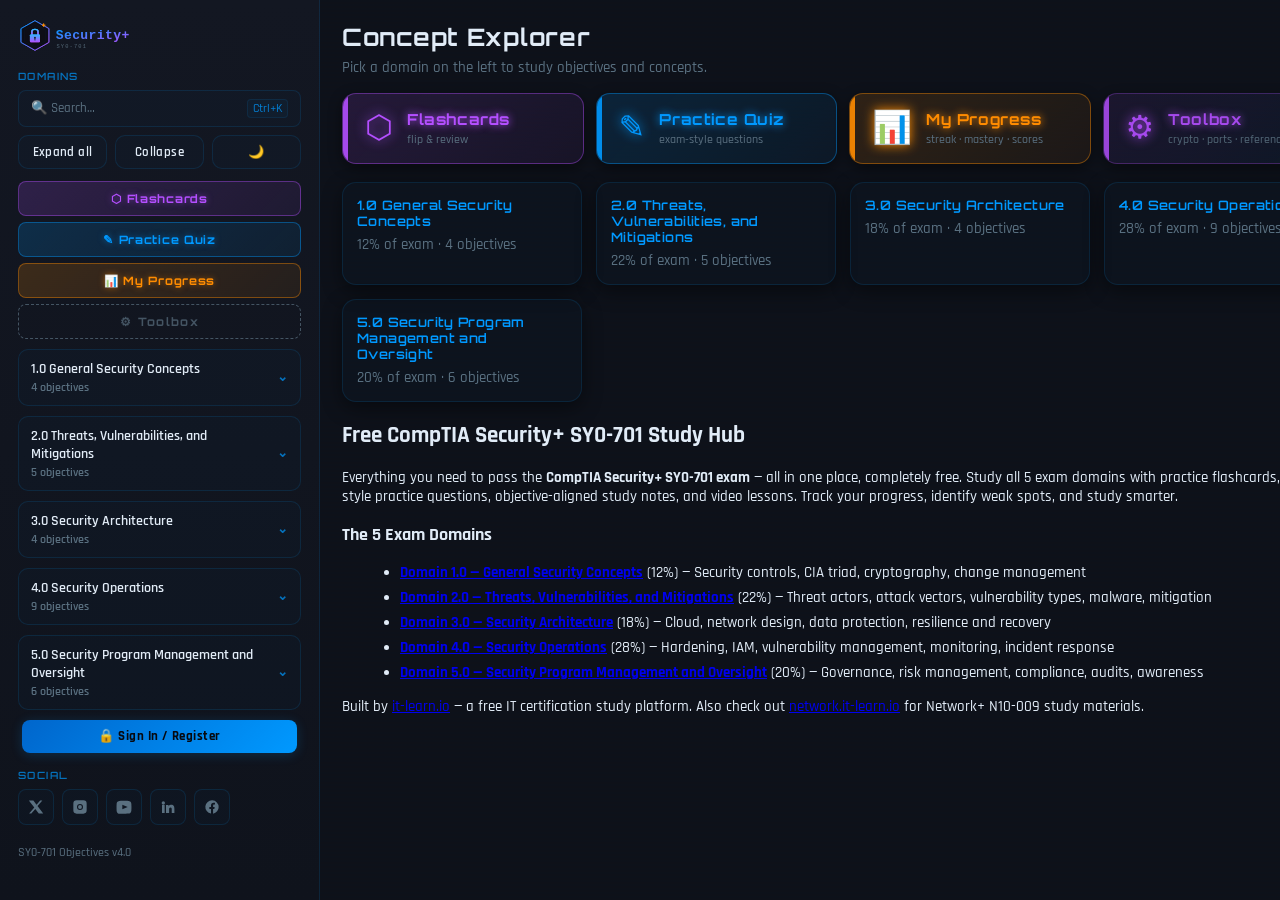
<file: pages/objective.html>
<!doctype html>
<html lang="en">
<head>
  <meta charset="utf-8" />
  <script>(function(){if(localStorage.getItem('theme-v1')==='light')document.documentElement.classList.add('light-mode');})()</script>
  <meta name="viewport" content="width=device-width,initial-scale=1" />
  <!-- PWA -->
  <link rel="manifest" href="../manifest.json" />
  <meta name="theme-color" content="#7c3aed" />
  <meta name="mobile-web-app-capable" content="yes" />
  <meta name="apple-mobile-web-app-capable" content="yes" />
  <meta name="apple-mobile-web-app-status-bar-style" content="black-translucent" />
  <meta name="apple-mobile-web-app-title" content="Sec+ Study" />
  <link rel="apple-touch-icon" href="../icons/apple-touch-icon.png" />
  <title>Security+ SY0-701 Objective Study Guide | it-learn.io</title>
  <link rel="canonical" href="https://secplus.it-learn.io/pages/objective.html" />

  <meta name="description" content="Study a specific CompTIA Security+ SY0-701 objective with targeted practice questions, flashcards, video, and notes. Master every exam topic." />

  <!-- Favicon (one level up) -->
  <link rel="icon" href="../favicon.ico" />

  <link rel="stylesheet" href="../styles.css" />
  <!-- Open Graph / Social preview -->
  <meta property="og:type"         content="website" />
  <meta property="og:url"          content="https://secplus.it-learn.io/pages/objective.html" />
  <meta property="og:title"        content="Objectives — Security+ SY0-701 | it-learn.io" />
  <meta property="og:description"  content="Free CompTIA Security+ SY0-701 study tool — 1,500 practice questions, 1,500 flashcards, 5 domains, and full progress tracking." />
  <meta property="og:image"        content="https://secplus.it-learn.io/social-preview.png" />
  <meta property="og:image:width"  content="1200" />
  <meta property="og:image:height" content="630" />
  <meta property="og:site_name"    content="Security+ SY0-701 Study | it-learn.io" />
  <!-- Twitter / X Card -->
  <meta name="twitter:card"        content="summary_large_image" />
  <meta name="twitter:title"       content="Objectives — Security+ SY0-701 | it-learn.io" />
  <meta name="twitter:description" content="Free CompTIA Security+ SY0-701 study tool — 1,500 practice questions, 1,500 flashcards, 5 domains, and full progress tracking." />
  <meta name="twitter:image"       content="https://secplus.it-learn.io/social-preview.png" />
    <link rel="preconnect" href="https://fonts.googleapis.com" />
  <link rel="preconnect" href="https://fonts.gstatic.com" crossorigin />
  <!-- Preconnect hints -->
  <link rel="preconnect" href="https://www.googletagmanager.com" />
  <link rel="preconnect" href="https://www.clarity.ms" />
  <!-- Google tag (gtag.js) -->
  <script async src="https://www.googletagmanager.com/gtag/js?id=G-G3BQF5RB65"></script>
  <script>
    window.dataLayer = window.dataLayer || [];
    function gtag(){dataLayer.push(arguments);}
    gtag('js', new Date());
    gtag('config', 'G-G3BQF5RB65');
  </script>
  <!-- Microsoft Clarity -->
  <script type="text/javascript">
    (function(c,l,a,r,i,t,y){
      c[a]=c[a]||function(){(c[a].q=c[a].q||[]).push(arguments)};
      t=l.createElement(r);t.async=1;t.src="https://www.clarity.ms/tag/"+i;
      y=l.getElementsByTagName(r)[0];y.parentNode.insertBefore(t,y);
    })(window, document, "clarity", "script", "vvugnbm172");
  </script>

  <!-- Structured Data -->
  <script type="application/ld+json">
{
  "@context": "https://schema.org",
  "@type": "WebPage",
  "name": "Security+ SY0-701 Objective Study Guide",
  "url": "https://secplus.it-learn.io/pages/objective.html",
  "description": "Targeted CompTIA Security+ SY0-701 objective study page with practice questions, flashcards, and video.",
  "isPartOf": {
    "@type": "WebSite",
    "url": "https://secplus.it-learn.io/"
  }
}
  </script>
</head>
<body>
  <div class="layout">
    <aside class="sidebar">
      <div class="brand">
        <h1>Security+</h1>
        <p class="muted">SY0-701 (V9)</p>
      </div>

      <div class="section-title">Domains</div>
      <nav id="nav"></nav>

      <div class="footer muted">
        <div id="buildInfo"></div>
      </div>
    </aside>

    <main class="content">
      <header class="page-header">
        <h2 id="objectiveTitle">Objective</h2>
        <p class="muted">Concepts first, then video, then study notes.</p>
      </header>

      <!-- Concepts -->
      <section class="objective">
        <h3>Concepts</h3>
        <div id="objectiveConcepts"></div>
      </section>

      <!-- Video -->
      <section class="objective">
        <h3>Video</h3>
        <div id="objectiveVideo"></div>
      </section>

      <!-- Notes -->
      <section class="objective">
        <h3>Notes</h3>
        <div id="objectiveMarkdown" class="domain-wrap"></div>
      </section>

      <!-- Prev/Next -->
      <section class="note">
        <div id="objectivePager"></div>
      </section>
    </main>
  </div>

  <!-- IMPORTANT: module script path to ROOT -->
  <script type="module" src="../app-objective.js"></script>
</body>
</html>
</file>
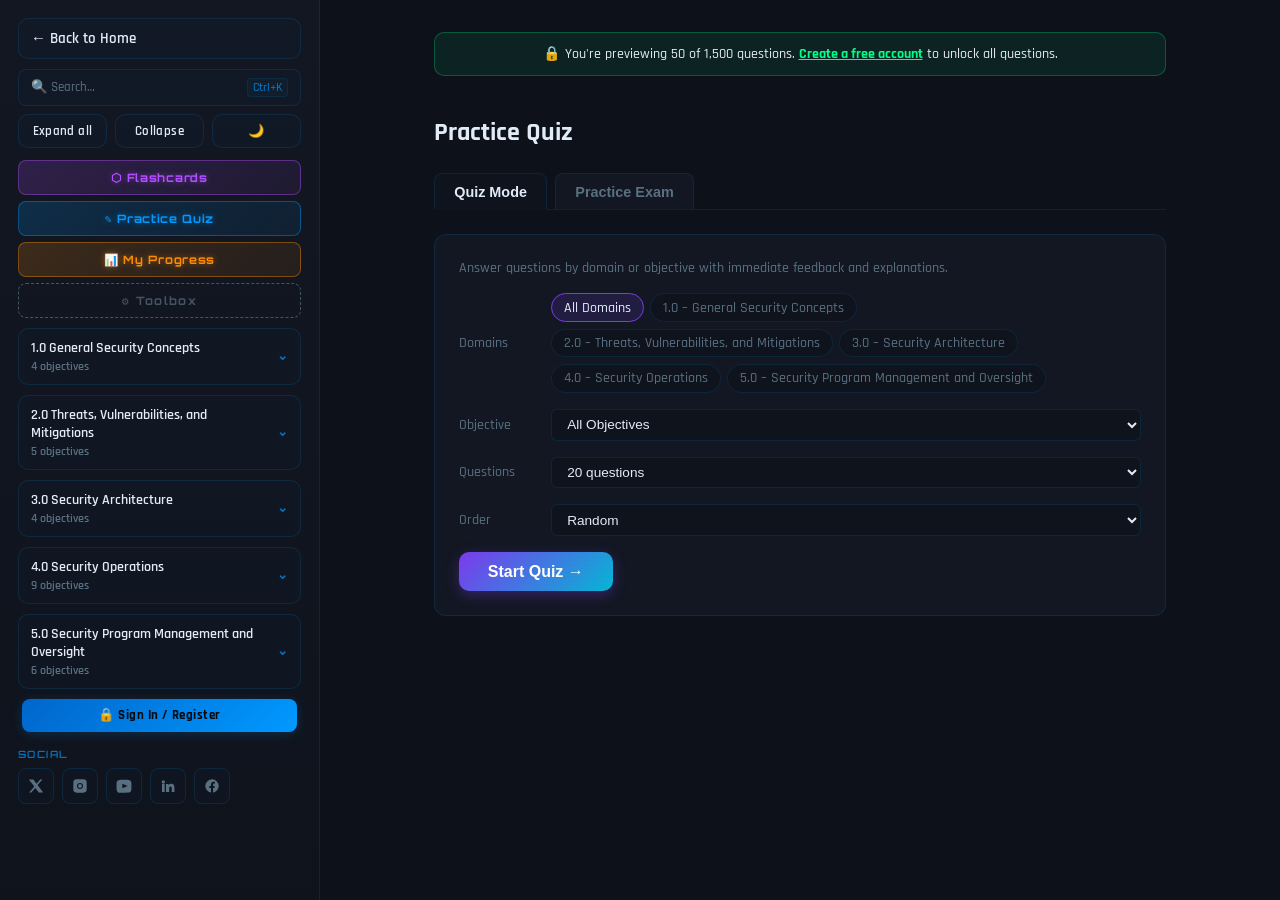
<file: pages/quiz.html>
<!DOCTYPE html>
<html lang="en">
<head>
  <meta charset="UTF-8" />
  <script>(function(){if(localStorage.getItem('theme-v1')==='light')document.documentElement.classList.add('light-mode');})()</script>
  <meta name="viewport" content="width=device-width, initial-scale=1.0" />
  <!-- PWA -->
  <link rel="manifest" href="../manifest.json" />
  <meta name="theme-color" content="#7c3aed" />
  <meta name="mobile-web-app-capable" content="yes" />
  <meta name="apple-mobile-web-app-capable" content="yes" />
  <meta name="apple-mobile-web-app-status-bar-style" content="black-translucent" />
  <meta name="apple-mobile-web-app-title" content="Sec+ Study" />
  <link rel="apple-touch-icon" href="../icons/apple-touch-icon.png" />
  <title>Free Security+ SY0-701 Practice Quiz — 1,500 Exam Questions | it-learn.io</title>
  <link rel="canonical" href="https://secplus.it-learn.io/pages/quiz.html" />

  <meta name="description" content="Practice for your CompTIA Security+ SY0-701 exam with 1,500 free questions. Filter by domain, choose timed or untimed mode, and review every missed answer." />
  <link rel="stylesheet" href="../styles.css" />
  <style>
    /* ── Quiz page layout ── */
    .qz-wrap {
      max-width: 780px;
      margin: 0 auto;
      padding: 2rem 1.5rem 4rem;
      display: flex;
      flex-direction: column;
      gap: 1.5rem;
    }

    .qz-header { display: flex; align-items: center; justify-content: space-between; flex-wrap: wrap; gap: .75rem; }
    .qz-header h1 { font-size: 1.6rem; margin: 0; }

    /* ── Screen management ── */
    .qz-screen { display: none; flex-direction: column; gap: 1.5rem; }
    .qz-screen.active { display: flex; }

    /* ── Setup screen ── */
    .qz-mode-tabs {
      display: flex;
      gap: .5rem;
      border-bottom: 1px solid var(--border);
      padding-bottom: 0;
    }
    .qz-mode-tab {
      padding: .6rem 1.2rem;
      border: 1px solid var(--border);
      border-bottom: none;
      border-radius: 8px 8px 0 0;
      background: var(--panel);
      color: var(--muted);
      cursor: pointer;
      font-size: .9rem;
      font-weight: 600;
      transition: background .15s, color .15s;
    }
    .qz-mode-tab.active {
      background: var(--panel2);
      color: var(--text);
      border-color: var(--border);
      border-bottom: 1px solid var(--panel2);
      margin-bottom: -1px;
    }

    .qz-setup-panel {
      background: var(--panel);
      border: 1px solid var(--border);
      border-radius: 12px;
      padding: 1.5rem;
      display: flex;
      flex-direction: column;
      gap: 1rem;
    }
    .qz-setup-panel.hidden { display: none; }

    .qz-setup-row {
      display: flex;
      flex-wrap: wrap;
      gap: .75rem;
      align-items: center;
    }
    .qz-setup-row label { font-size: .85rem; color: var(--muted); min-width: 80px; }

    /* ── Domain pills (multi-select) ── */
    .qz-domain-pills { display: flex; flex-wrap: wrap; gap: .4rem; flex: 1; }
    .qz-domain-pill {
      display: inline-flex; align-items: center; gap: .3rem;
      padding: .28rem .75rem; border: 1px solid var(--border);
      border-radius: 99px; background: var(--panel2); color: var(--muted);
      font-size: .8rem; cursor: pointer; user-select: none;
      transition: border-color .15s, background .15s, color .15s;
    }
    .qz-domain-pill:hover { border-color: #7c3aed; color: var(--text); }
    .qz-domain-pill.selected {
      border-color: #7c3aed; background: rgba(124,58,237,.15); color: var(--text);
    }
    .qz-domain-pill input[type="checkbox"] {
      position: absolute; opacity: 0; width: 0; height: 0; pointer-events: none;
    }

    .qz-setup-row select {
      background: var(--panel2);
      color: var(--text);
      border: 1px solid var(--border);
      border-radius: 6px;
      padding: .4rem .7rem;
      font-size: .85rem;
      cursor: pointer;
      flex: 1;
    }
    .qz-setup-row select:focus { outline: 2px solid #7c3aed; }

    .qz-exam-info {
      display: grid;
      grid-template-columns: repeat(auto-fit, minmax(140px, 1fr));
      gap: .75rem;
    }
    .qz-exam-stat {
      background: var(--panel2);
      border: 1px solid var(--border);
      border-radius: 10px;
      padding: 1rem;
      text-align: center;
    }
    .qz-exam-stat .stat-val { font-size: 1.6rem; font-weight: 700; color: var(--text); }
    .qz-exam-stat .stat-lbl { font-size: .75rem; color: var(--muted); margin-top: .2rem; }

    .qz-domain-weights {
      display: flex;
      flex-direction: column;
      gap: .4rem;
    }
    .qz-weight-row { display: flex; align-items: center; gap: .75rem; font-size: .82rem; }
    .qz-weight-bar-wrap { flex: 1; height: 5px; background: var(--border); border-radius: 99px; overflow: hidden; }
    .qz-weight-bar { height: 100%; border-radius: 99px; background: linear-gradient(90deg, #7c3aed, #06b6d4); }
    .qz-weight-pct { min-width: 32px; color: var(--muted); text-align: right; }

    .btn-start {
      align-self: flex-start;
      background: linear-gradient(135deg, #7c3aed 0%, #06b6d4 100%);
      color: #fff;
      border: none;
      border-radius: 10px;
      padding: .65rem 1.8rem;
      font-size: 1rem;
      font-weight: 700;
      cursor: pointer;
      box-shadow: 0 4px 14px rgba(124,58,237,.35);
      transition: opacity .15s, box-shadow .15s;
    }
    .btn-start:hover { opacity: .9; box-shadow: 0 6px 20px rgba(124,58,237,.5); }

    /* ── Active exam screen ── */
    .qz-top-bar {
      display: flex;
      align-items: center;
      gap: 1rem;
      flex-wrap: wrap;
    }
    .qz-q-counter { font-size: .9rem; color: var(--muted); min-width: 70px; }
    .qz-progress-bar-wrap { flex: 1; min-width: 80px; height: 6px; background: var(--border); border-radius: 99px; overflow: hidden; }
    .qz-progress-fill { height: 100%; background: linear-gradient(90deg, #7c3aed, #06b6d4); border-radius: 99px; transition: width .3s; width: 0%; }
    .qz-timer {
      font-size: .9rem;
      font-weight: 700;
      color: var(--text);
      padding: .25rem .6rem;
      border: 1px solid var(--border);
      border-radius: 6px;
      min-width: 64px;
      text-align: center;
      display: none;
    }
    .qz-timer.warning { color: #e67e22; border-color: #e67e22; }
    .qz-timer.danger { color: #e74c3c; border-color: #e74c3c; }
    .qz-timer.show { display: inline-block; }

    /* Question card */
    .qz-card {
      background: var(--panel);
      border: 1px solid var(--border);
      border-radius: 14px;
      padding: 1.75rem;
      display: flex;
      flex-direction: column;
      gap: 1.25rem;
    }
    .qz-obj-tag {
      font-size: .7rem;
      color: var(--muted);
      background: rgba(255,255,255,.05);
      border: 1px solid var(--border);
      border-radius: 99px;
      padding: .15rem .55rem;
      align-self: flex-start;
    }
    .qz-question-text {
      font-size: 1.05rem;
      line-height: 1.65;
      color: var(--text);
    }

    /* Options */
    .qz-options {
      display: flex;
      flex-direction: column;
      gap: .6rem;
    }
    .qz-option {
      display: flex;
      align-items: flex-start;
      gap: .75rem;
      padding: .75rem 1rem;
      border: 1px solid var(--border);
      border-radius: 10px;
      cursor: pointer;
      background: var(--panel2);
      transition: border-color .15s, background .15s;
      user-select: none;
    }
    .qz-option:hover { border-color: #7c3aed; }
    .qz-option.selected { border-color: #7c3aed; background: rgba(124,58,237,.12); }
    .qz-option.correct { border-color: #2ecc71; background: rgba(46,204,113,.12); }
    .qz-option.wrong { border-color: #e74c3c; background: rgba(231,76,60,.12); }
    .qz-option.disabled { cursor: default; pointer-events: none; }

    .qz-opt-letter {
      flex-shrink: 0;
      width: 24px;
      height: 24px;
      border-radius: 50%;
      background: var(--border);
      display: flex;
      align-items: center;
      justify-content: center;
      font-size: .75rem;
      font-weight: 700;
      color: var(--muted);
    }
    .qz-option.selected .qz-opt-letter { background: #7c3aed; color: #fff; }
    .qz-option.correct .qz-opt-letter { background: #2ecc71; color: #0a1f12; }
    .qz-option.wrong .qz-opt-letter { background: #e74c3c; color: #fff; }

    .qz-opt-text { font-size: .92rem; line-height: 1.5; color: var(--text); }

    /* Explanation panel */
    .qz-explanation {
      display: none;
      margin-top: .25rem;
      padding: 1rem 1.25rem;
      background: rgba(255,255,255,.04);
      border-left: 3px solid #7c3aed;
      border-radius: 0 8px 8px 0;
      font-size: .87rem;
      line-height: 1.6;
      color: var(--muted);
    }
    .qz-explanation.show { display: block; }
    .qz-explanation strong { color: var(--text); }

    /* Bottom actions */
    .qz-card-actions {
      display: flex;
      justify-content: space-between;
      align-items: center;
      flex-wrap: wrap;
      gap: .75rem;
    }
    .qz-card-actions button {
      border: none;
      border-radius: 8px;
      padding: .55rem 1.2rem;
      font-size: .9rem;
      font-weight: 600;
      cursor: pointer;
      transition: opacity .15s;
    }
    .qz-card-actions button:hover { opacity: .85; }
    .btn-submit {
      background: #7c3aed;
      color: #fff;
    }
    .btn-submit:disabled { opacity: .4; cursor: default; }
    .btn-next-q {
      background: linear-gradient(135deg, #7c3aed 0%, #06b6d4 100%);
      color: #fff;
      display: none;
    }
    .btn-next-q.show { display: inline-block; }
    .qz-score-live {
      font-size: .85rem;
      color: var(--muted);
    }

    /* ── Results screen ── */
    .qz-results-hero {
      background: var(--panel);
      border: 1px solid var(--border);
      border-radius: 14px;
      padding: 2rem;
      text-align: center;
      display: flex;
      flex-direction: column;
      align-items: center;
      gap: .75rem;
    }
    .qz-score-ring {
      width: 110px;
      height: 110px;
      border-radius: 50%;
      display: flex;
      align-items: center;
      justify-content: center;
      flex-direction: column;
      border: 5px solid var(--border);
      position: relative;
    }
    .qz-score-ring.pass { border-color: #2ecc71; }
    .qz-score-ring.fail { border-color: #e74c3c; }
    .qz-score-pct { font-size: 2rem; font-weight: 800; }
    .qz-pass-badge {
      font-size: .75rem;
      font-weight: 700;
      letter-spacing: .08em;
      text-transform: uppercase;
      padding: .3rem .8rem;
      border-radius: 99px;
    }
    .qz-pass-badge.pass { background: rgba(46,204,113,.15); color: #2ecc71; border: 1px solid #2ecc71; }
    .qz-pass-badge.fail { background: rgba(231,76,60,.15); color: #e74c3c; border: 1px solid #e74c3c; }

    .qz-results-meta { font-size: .85rem; color: var(--muted); }

    /* Domain breakdown */
    .qz-domain-breakdown {
      background: var(--panel);
      border: 1px solid var(--border);
      border-radius: 12px;
      padding: 1.25rem 1.5rem;
    }
    .qz-domain-breakdown h3 { font-size: 1rem; margin: 0 0 1rem; }
    .qz-breakdown-row {
      display: flex;
      align-items: center;
      gap: .75rem;
      margin-bottom: .65rem;
      font-size: .85rem;
    }
    .qz-breakdown-name { flex: 1; color: var(--text); }
    .qz-breakdown-bar-wrap { width: 120px; height: 6px; background: var(--border); border-radius: 99px; overflow: hidden; }
    .qz-breakdown-bar { height: 100%; border-radius: 99px; transition: width .4s; }
    .qz-breakdown-frac { min-width: 42px; text-align: right; color: var(--muted); }

    /* Missed questions review */
    .qz-missed-section {
      background: var(--panel);
      border: 1px solid var(--border);
      border-radius: 12px;
      padding: 1.25rem 1.5rem;
    }
    .qz-missed-section h3 { font-size: 1rem; margin: 0 0 1rem; }
    .qz-missed-item {
      border-bottom: 1px solid var(--border);
      padding: .85rem 0;
    }
    .qz-missed-item:last-child { border-bottom: none; }
    .qz-missed-q { font-size: .88rem; color: var(--text); margin-bottom: .4rem; }
    .qz-missed-your { font-size: .82rem; color: #e74c3c; }
    .qz-missed-correct { font-size: .82rem; color: #2ecc71; margin-bottom: .35rem; }
    .qz-missed-exp { font-size: .8rem; color: var(--muted); line-height: 1.5; }

    .qz-result-actions {
      display: flex;
      gap: .75rem;
      flex-wrap: wrap;
    }
    .btn-retry {
      background: linear-gradient(135deg, #7c3aed 0%, #06b6d4 100%);
      color: #fff;
      border: none;
      border-radius: 10px;
      padding: .6rem 1.5rem;
      font-size: .95rem;
      font-weight: 700;
      cursor: pointer;
      transition: opacity .15s;
    }
    .btn-retry:hover { opacity: .85; }
    .btn-back-setup {
      background: var(--panel);
      color: var(--text);
      border: 1px solid var(--border);
      border-radius: 10px;
      padding: .6rem 1.5rem;
      font-size: .95rem;
      font-weight: 600;
      cursor: pointer;
      transition: background .15s;
    }
    .btn-back-setup:hover { background: var(--border); }

    @media (max-width: 600px) {
      .qz-exam-info { grid-template-columns: 1fr 1fr; }
      .qz-card { padding: 1.25rem; }
    }
  </style>
  <!-- Open Graph / Social preview -->
  <meta property="og:type"         content="website" />
  <meta property="og:url"          content="https://secplus.it-learn.io/pages/quiz.html" />
  <meta property="og:title"        content="Practice Quiz — Security+ SY0-701 | it-learn.io" />
  <meta property="og:description"  content="Free CompTIA Security+ SY0-701 study tool — 1,500 practice questions, 1,500 flashcards, 5 domains, and full progress tracking." />
  <meta property="og:image"        content="https://secplus.it-learn.io/social-preview.png" />
  <meta property="og:image:width"  content="1200" />
  <meta property="og:image:height" content="630" />
  <meta property="og:site_name"    content="Security+ SY0-701 Study | it-learn.io" />
  <!-- Twitter / X Card -->
  <meta name="twitter:card"        content="summary_large_image" />
  <meta name="twitter:title"       content="Practice Quiz — Security+ SY0-701 | it-learn.io" />
  <meta name="twitter:description" content="Free CompTIA Security+ SY0-701 study tool — 1,500 practice questions, 1,500 flashcards, 5 domains, and full progress tracking." />
  <meta name="twitter:image"       content="https://secplus.it-learn.io/social-preview.png" />
    <link rel="preconnect" href="https://fonts.googleapis.com" />
  <link rel="preconnect" href="https://fonts.gstatic.com" crossorigin />
  <!-- Preconnect hints -->
  <link rel="preconnect" href="https://www.googletagmanager.com" />
  <link rel="preconnect" href="https://www.clarity.ms" />
  <!-- Google tag (gtag.js) -->
  <script async src="https://www.googletagmanager.com/gtag/js?id=G-G3BQF5RB65"></script>
  <script>
    window.dataLayer = window.dataLayer || [];
    function gtag(){dataLayer.push(arguments);}
    gtag('js', new Date());
    gtag('config', 'G-G3BQF5RB65');
  </script>
  <!-- Microsoft Clarity -->
  <script type="text/javascript">
    (function(c,l,a,r,i,t,y){
      c[a]=c[a]||function(){(c[a].q=c[a].q||[]).push(arguments)};
      t=l.createElement(r);t.async=1;t.src="https://www.clarity.ms/tag/"+i;
      y=l.getElementsByTagName(r)[0];y.parentNode.insertBefore(t,y);
    })(window, document, "clarity", "script", "vvugnbm172");
  </script>

  <!-- Structured Data -->
  <script type="application/ld+json">
{
  "@context": "https://schema.org",
  "@type": "WebPage",
  "name": "Free Security+ SY0-701 Practice Quiz",
  "url": "https://secplus.it-learn.io/pages/quiz.html",
  "description": "1,500 free CompTIA Security+ SY0-701 practice questions organized by domain and objective.",
  "isPartOf": {
    "@type": "WebSite",
    "url": "https://secplus.it-learn.io/"
  },
  "educationalUse": "practice",
  "audience": {
    "@type": "Audience",
    "audienceType": "CompTIA Security+ exam candidates"
  }
}
  </script>
</head>
<body>
  <div class="layout">
  <nav id="sidebar-nav" class="sidebar"></nav>

  <main class="main-content">
    <div class="qz-wrap">

      <!-- Header -->
      <div class="qz-header">
        <h1>Practice Quiz</h1>
      </div>

      <!-- ── SETUP SCREEN ── -->
      <div class="qz-screen active" id="qz-setup-screen">

        <!-- Mode tabs -->
        <div class="qz-mode-tabs">
          <button class="qz-mode-tab active" id="tab-quiz">Quiz Mode</button>
          <button class="qz-mode-tab" id="tab-exam">Practice Exam</button>
        </div>

        <!-- Quiz mode panel -->
        <div class="qz-setup-panel" id="panel-quiz">
          <p style="font-size:.9rem;color:var(--muted);margin:0;">
            Answer questions by domain or objective with immediate feedback and explanations.
          </p>
          <div class="qz-setup-row">
            <label>Domains</label>
            <div class="qz-domain-pills" id="qz-domain-pills">
              <!-- populated by buildDomainFilter() -->
            </div>
          </div>
          <div class="qz-setup-row" id="qz-obj-row">
            <label>Objective</label>
            <select id="qz-obj-select">
              <option value="all">All Objectives</option>
            </select>
          </div>
          <div class="qz-setup-row">
            <label>Questions</label>
            <select id="qz-count-select">
              <option value="10">10 questions</option>
              <option value="20" selected>20 questions</option>
              <option value="40">40 questions</option>
              <option value="all">All available</option>
            </select>
          </div>
          <div class="qz-setup-row">
            <label>Order</label>
            <select id="qz-order-select">
              <option value="random">Random</option>
              <option value="sequential">Sequential</option>
            </select>
          </div>
          <button class="btn-start" id="btn-start-quiz">Start Quiz →</button>
        </div>

        <!-- Exam mode panel -->
        <div class="qz-setup-panel hidden" id="panel-exam">
          <p style="font-size:.9rem;color:var(--muted);margin:0;">
            Simulate the real SY0-701 exam experience with weighted domains and a 90-minute timer.
          </p>
          <div class="qz-exam-info">
            <div class="qz-exam-stat">
              <div class="stat-val">90</div>
              <div class="stat-lbl">Questions</div>
            </div>
            <div class="qz-exam-stat">
              <div class="stat-val">90</div>
              <div class="stat-lbl">Minutes</div>
            </div>
            <div class="qz-exam-stat">
              <div class="stat-val">72%</div>
              <div class="stat-lbl">Pass Score</div>
            </div>
            <div class="qz-exam-stat">
              <div class="stat-val">No</div>
              <div class="stat-lbl">Mid-Exam Feedback</div>
            </div>
          </div>
          <div class="qz-domain-weights">
            <div style="font-size:.82rem;color:var(--muted);margin-bottom:.25rem;">Domain Weighting</div>
            <div class="qz-weight-row">
              <span style="min-width:180px;color:var(--text);">1.0 – General Security Concepts</span>
              <div class="qz-weight-bar-wrap"><div class="qz-weight-bar" style="width:12%"></div></div>
              <span class="qz-weight-pct">12%</span>
            </div>
            <div class="qz-weight-row">
              <span style="min-width:180px;color:var(--text);">2.0 – Threats, Vulnerabilities &amp; Mitigations</span>
              <div class="qz-weight-bar-wrap"><div class="qz-weight-bar" style="width:22%"></div></div>
              <span class="qz-weight-pct">22%</span>
            </div>
            <div class="qz-weight-row">
              <span style="min-width:180px;color:var(--text);">3.0 – Security Architecture</span>
              <div class="qz-weight-bar-wrap"><div class="qz-weight-bar" style="width:18%"></div></div>
              <span class="qz-weight-pct">18%</span>
            </div>
            <div class="qz-weight-row">
              <span style="min-width:180px;color:var(--text);">4.0 – Security Operations</span>
              <div class="qz-weight-bar-wrap"><div class="qz-weight-bar" style="width:28%"></div></div>
              <span class="qz-weight-pct">28%</span>
            </div>
            <div class="qz-weight-row">
              <span style="min-width:180px;color:var(--text);">5.0 – Security Program Management</span>
              <div class="qz-weight-bar-wrap"><div class="qz-weight-bar" style="width:20%"></div></div>
              <span class="qz-weight-pct">20%</span>
            </div>
          </div>
          <button class="btn-start" id="btn-start-exam">Start Practice Exam →</button>
        </div>

      </div>

      <!-- ── ACTIVE QUESTION SCREEN ── -->
      <div class="qz-screen" id="qz-active-screen">

        <div class="qz-top-bar">
          <span class="qz-q-counter" id="qz-counter">1 / 20</span>
          <div class="qz-progress-bar-wrap">
            <div class="qz-progress-fill" id="qz-progress-fill"></div>
          </div>
          <span class="qz-timer" id="qz-timer">90:00</span>
        </div>

        <div class="qz-card" id="qz-card">
          <span class="qz-obj-tag" id="qz-obj-tag"></span>
          <div class="qz-question-text" id="qz-question-text"></div>
          <div class="qz-options" id="qz-options"></div>
          <div class="qz-explanation" id="qz-explanation"></div>
          <div class="qz-card-actions">
            <span class="qz-score-live" id="qz-score-live"></span>
            <div style="display:flex;gap:.6rem;align-items:center;">
              <button class="btn-submit" id="btn-submit" disabled>Submit</button>
              <button class="btn-next-q" id="btn-next-q">Next →</button>
            </div>
          </div>
        </div>

      </div>

      <!-- ── RESULTS SCREEN ── -->
      <div class="qz-screen" id="qz-results-screen">

        <div class="qz-results-hero">
          <div class="qz-score-ring" id="qz-score-ring">
            <span class="qz-score-pct" id="qz-score-pct">—%</span>
          </div>
          <span class="qz-pass-badge" id="qz-pass-badge">—</span>
          <div class="qz-results-meta" id="qz-results-meta"></div>
        </div>

        <div class="qz-domain-breakdown">
          <h3>Domain Breakdown</h3>
          <div id="qz-breakdown-rows"></div>
        </div>

        <div class="qz-missed-section" id="qz-missed-section">
          <h3>Review Missed Questions</h3>
          <div id="qz-missed-list"></div>
        </div>

        <div class="qz-result-actions">
          <button class="btn-retry" id="btn-retry">Retry Same Settings</button>
          <button class="btn-back-setup" id="btn-back-setup">← Change Settings</button>
          <button class="btn-export-pdf" id="btn-export-pdf">📄 Export PDF</button>
        </div>

      </div>

    </div>
  </main>

  </div><!-- /.layout -->
  <script type="module" src="../app-quiz.js"></script>
</body>
</html>
</file>
<file: styles.css>
/* ── Google Fonts ─────────────────────────────────────── */
@import url('https://fonts.googleapis.com/css2?family=Orbitron:wght@400;600;700;900&family=Rajdhani:wght@400;500;600;700&display=swap');

/* ── Design tokens ─────────────────────────────────────── */
:root{
  /* Backgrounds */
  --bg:      #0e1119;
  --panel:   #131722;
  --panel2:  #0f131c;

  /* Text */
  --text:    #e2ecf7;
  --muted:   #5a7080;

  /* Logo-matched neon accents */
  --neon-green:  #0099ff;
  --neon-purple: #b44fff;
  --neon-orange: #ff8c00;

  /* Borders */
  --border:  rgba(0, 153, 255, 0.13);

  /* Glow shadows */
  --glow-green:  0 0 8px rgba(0,153,255,0.45),  0 0 24px rgba(0,153,255,0.18);
  --glow-purple: 0 0 8px rgba(180,79,255,0.45), 0 0 24px rgba(180,79,255,0.18);
  --glow-orange: 0 0 8px rgba(255,140,0,0.45),  0 0 24px rgba(255,140,0,0.18);

  --shadow:  rgba(0,0,0,0.45);
  --max:     1100px;
}

/* ── Light mode ─────────────────────────────────────── */
html.light-mode {
  --bg:     #f0f4fc;
  --panel:  #ffffff;
  --panel2: #e8eef8;
  --text:   #1a2234;
  --muted:  #5a6a8a;
  --border: rgba(180,79,255,0.22);
  --shadow: rgba(0,0,0,0.10);
  --glow-green:  0 0 6px rgba(0,100,200,0.25);
  --glow-purple: 0 0 6px rgba(140,60,200,0.25);
  --glow-orange: 0 0 6px rgba(200,100,0,0.25);
}
html.light-mode .sidebar {
  background: linear-gradient(180deg, #ffffff, #e8eef8);
}
html.light-mode .card,
html.light-mode .subnav a,
html.light-mode .nav-toggle,
html.light-mode .home-btn,
html.light-mode .nav-item,
html.light-mode .sidebtn,
html.light-mode .note,
html.light-mode .objective,
html.light-mode .md pre,
html.light-mode .pager-btn {
  background: rgba(0,0,0,0.03) !important;
}
html.light-mode .sidebar-backdrop { background: rgba(0,0,0,0.35); }
html.light-mode .hamburger-fab    { background: rgba(0,0,0,0.06); }
html.light-mode .brand h1 { text-shadow: none; color: #1a2234; }
html.light-mode .sidebar { border-right: 1px solid rgba(180,79,255,0.2); }

/* ── Reset ─────────────────────────────────────────── */
*{box-sizing:border-box}
html,body{height:100%}
body{
  margin:0;
  font-family: 'Rajdhani', system-ui, -apple-system, Segoe UI, sans-serif;
  font-size: 15px;
  font-weight: 500;
  color: var(--text);
  background: var(--bg);
}

/* ── Subtle scan-line texture on body ─────────────── */
body::before {
  content: '';
  pointer-events: none;
  position: fixed;
  inset: 0;
  z-index: 0;
  background: repeating-linear-gradient(
    0deg,
    transparent,
    transparent 2px,
    rgba(0,153,255,0.008) 2px,
    rgba(0,153,255,0.008) 4px
  );
}

/* ── Layout ─────────────────────────────────────────── */
.layout{
  display:grid;
  grid-template-columns: 320px 1fr;
  min-height:100vh;
}

/* ── Sidebar ─────────────────────────────────────────── */
.sidebar{
  padding:18px;
  border-right: 1px solid var(--border);
  background: linear-gradient(180deg, var(--panel) 0%, var(--panel2) 100%);
  position:sticky;
  top:0;
  height:100vh;
  overflow:auto;
}

/* ── Brand ─────────────────────────────────────────── */
.brand h1{
  margin: 0 0 4px 0;
  font-family: 'Orbitron', monospace;
  font-size: 20px;
  font-weight: 700;
  letter-spacing: .04em;
  color: var(--neon-green);
  text-shadow: 0 0 10px rgba(0,153,255,0.6), 0 0 30px rgba(0,153,255,0.2);
}
.brand p{margin:0 0 14px 0; font-size: 13px; color: var(--muted);}

/* ── Section labels ─────────────────────────────────── */
.section-title{
  margin:14px 0 8px 0;
  font-family: 'Orbitron', monospace;
  font-size: 10px;
  font-weight: 600;
  letter-spacing: 0.14em;
  text-transform: uppercase;
  color: var(--neon-green);
  opacity: 0.7;
}

/* ── Nav items ─────────────────────────────────────── */
.nav-item{
  display:flex;
  justify-content:space-between;
  gap:12px;
  padding:10px 12px;
  border: 1px solid var(--border);
  border-radius:10px;
  color:inherit;
  text-decoration:none;
  margin:10px 0;
  box-shadow: 0 4px 14px var(--shadow);
  background: rgba(0,153,255,0.02);
  transition: border-color .2s, box-shadow .2s, background .2s;
}
.nav-item:hover{
  border-color: rgba(0,153,255,0.4);
  box-shadow: var(--glow-green);
  background: rgba(0,153,255,0.05);
}
.nav-item.active{
  border-color: var(--neon-green);
  box-shadow: var(--glow-green);
  outline: none;
}

.pill{
  font-size:12px;
  color:var(--muted);
  white-space:nowrap;
}

/* ── Main content ─────────────────────────────────── */
.content{padding:22px}

.page-header{max-width: var(--max)}
.page-header h2{
  margin:0 0 6px 0;
  font-family: 'Orbitron', monospace;
  font-weight: 700;
  font-size: 1.5rem;
  letter-spacing: .03em;
  color: var(--text);
}
.page-header p{margin:0 0 16px 0}

/* ── Domain/objective cards ─────────────────────────── */
.cards{
  max-width: var(--max);
  display:grid;
  grid-template-columns: repeat(auto-fit, minmax(240px, 1fr));
  gap:14px;
}

.card{
  display:block;
  padding:14px;
  border: 1px solid var(--border);
  border-radius:14px;
  text-decoration:none;
  color:inherit;
  background: rgba(0,153,255,0.02);
  box-shadow: 0 6px 20px var(--shadow);
  transition: border-color .2s, box-shadow .2s, background .2s;
}
.card:hover{
  border-color: rgba(0,153,255,0.4);
  box-shadow: var(--glow-green);
  background: rgba(0,153,255,0.04);
}
.card h3{
  margin:0 0 6px 0;
  font-family: 'Orbitron', monospace;
  font-size: 13px;
  font-weight: 600;
  letter-spacing: .03em;
  color: var(--neon-green);
}
.card p{margin:0}

/* ── Study tool shortcut cards ─────────────────────── */
.study-tools-row {
  max-width: var(--max);
  display: grid;
  grid-template-columns: repeat(auto-fit, minmax(160px, 1fr));
  gap: 12px;
  margin-bottom: 18px;
}
.study-tool-card {
  position: relative;
  display: flex;
  align-items: center;
  gap: 14px;
  padding: 16px 18px 16px 22px;
  border-radius: 14px;
  border: 1.5px solid var(--border);
  background: var(--panel);
  text-decoration: none;
  color: var(--text);
  box-shadow: 0 4px 14px var(--shadow);
  overflow: hidden;
  transition: border-color .2s, box-shadow .2s, background .2s, transform .15s;
}
/* Left-edge accent bar — the visual anchor */
.study-tool-card::before {
  content: '';
  position: absolute;
  left: 0; top: 0; bottom: 0;
  width: 5px;
  background: currentColor;
  opacity: .9;
  transition: width .2s, opacity .2s;
}
.study-tool-card:hover {
  transform: translateY(-2px);
}
.study-tool-card:hover::before { width: 7px; opacity: 1; }

/* Color = meaning (kept identical across all 4 sites once propagated):
   Flashcards = review (purple) · Quiz = active practice (blue) ·
   Progress = streak/achievement (orange) · Toolbox = utility (neutral) */
.study-tool-card--flash {
  color: var(--neon-purple);
  background: linear-gradient(135deg, rgba(180,79,255,0.14) 0%, rgba(180,79,255,0.06) 100%);
  border-color: rgba(180,79,255,0.40);
}
.study-tool-card--flash:hover {
  border-color: var(--neon-purple);
  box-shadow: var(--glow-purple);
}

.study-tool-card--quiz {
  color: var(--neon-green);
  background: linear-gradient(135deg, rgba(0,153,255,0.14) 0%, rgba(0,153,255,0.06) 100%);
  border-color: rgba(0,153,255,0.40);
}
.study-tool-card--quiz:hover {
  border-color: var(--neon-green);
  box-shadow: var(--glow-green);
}

.study-tool-card--dash {
  color: var(--neon-orange);
  background: linear-gradient(135deg, rgba(255,140,0,0.14) 0%, rgba(255,140,0,0.06) 100%);
  border-color: rgba(255,140,0,0.40);
}
.study-tool-card--dash:hover {
  border-color: var(--neon-orange);
  box-shadow: var(--glow-orange);
}

.study-tool-card--tools {
  color: var(--neon-purple);
  background: linear-gradient(135deg, rgba(180,79,255,0.10) 0%, rgba(0,153,255,0.06) 100%);
  border-color: rgba(180,79,255,0.30);
  opacity: .92;
}
.study-tool-card--tools:hover {
  border-color: var(--neon-purple);
  box-shadow: var(--glow-purple);
  opacity: 1;
}

.stc-icon {
  font-size: 2rem;
  line-height: 1;
  flex-shrink: 0;
  color: currentColor;
  filter: drop-shadow(0 0 6px currentColor);
  transition: transform .2s;
}
.study-tool-card:hover .stc-icon { transform: scale(1.08); }

.stc-title {
  font-family: 'Orbitron', monospace;
  font-weight: 700;
  font-size: .95rem;
  letter-spacing: .04em;
  color: currentColor;
  text-shadow: 0 0 8px currentColor;
}
.stc-sub {
  font-size: .76rem;
  color: var(--muted);
  margin-top: 3px;
  font-weight: 500;
}

/* ── Note / info panels ─────────────────────────────── */
.note{
  max-width: var(--max);
  margin-top:18px;
  padding:14px;
  border: 1px solid var(--border);
  border-radius:14px;
  background: rgba(0,153,255,0.02);
}

.muted{color:var(--muted)}
.footer{margin-top:20px; font-size:12px; color: var(--muted);}

/* ── Objective panels ─────────────────────────────── */
.domain-wrap{max-width: var(--max)}
.objective{
  margin:14px 0;
  padding:14px;
  border: 1px solid var(--border);
  border-radius:14px;
  background: rgba(0,153,255,0.02);
  box-shadow: 0 6px 24px var(--shadow);
  transition: border-color .2s, box-shadow .2s;
}
.objective:hover {
  border-color: rgba(0,153,255,0.3);
  box-shadow: 0 0 14px rgba(0,153,255,0.12);
}
.objective h3{
  margin:0 0 10px 0;
  font-family: 'Orbitron', monospace;
  font-size: 14px;
  font-weight: 600;
  letter-spacing: .03em;
  color: var(--neon-purple);
  text-shadow: 0 0 8px rgba(180,79,255,0.4);
}
.objective .sub{
  margin:14px 0 10px 0;
  font-size:13px;
  color:var(--muted);
}

ul{margin:8px 0 0 18px}
li{margin:6px 0}
code{
  font-family: ui-monospace, SFMono-Regular, Menlo, Monaco, Consolas, "Liberation Mono", monospace;
  font-size: 0.92em;
  color: var(--neon-green);
  background: rgba(0,153,255,0.06);
  padding: 1px 5px;
  border-radius: 4px;
  border: 1px solid rgba(0,153,255,0.15);
}

/* ── Sidebar controls ───────────────────────────────── */
.sidebar-controls{
  display:flex;
  gap:8px;
  margin: 8px 0 12px 0;
}

.sidebtn{
  flex:1;
  cursor:pointer;
  padding:8px 10px;
  border: 1px solid var(--border);
  border-radius:10px;
  background: rgba(0,153,255,0.02);
  color: var(--text);
  font-family: 'Rajdhani', sans-serif;
  font-weight: 600;
  font-size: 13px;
  letter-spacing: .03em;
  transition: border-color .2s, box-shadow .2s, color .2s;
}
.sidebtn:hover{
  border-color: rgba(0,153,255,0.5);
  color: var(--neon-green);
  box-shadow: 0 0 8px rgba(0,153,255,0.25);
}

/* ── Accordion nav ──────────────────────────────────── */
.nav-group{margin:10px 0}

.nav-toggle{
  width:100%;
  display:flex;
  justify-content:space-between;
  align-items:center;
  gap:10px;
  text-align:left;
  padding:10px 12px;
  border: 1px solid var(--border);
  border-radius:10px;
  background: rgba(0,153,255,0.02);
  color:inherit;
  cursor:pointer;
  font-family: 'Rajdhani', sans-serif;
  font-weight: 600;
  transition: border-color .2s, box-shadow .2s, background .2s;
}
.nav-toggle:hover{
  border-color: rgba(180,79,255,0.4);
  box-shadow: 0 0 8px rgba(180,79,255,0.2);
  background: rgba(180,79,255,0.04);
}
.nav-toggle.active{
  border-color: var(--neon-purple);
  box-shadow: 0 0 10px rgba(180,79,255,0.3);
  outline: none;
}

.nav-toggle .left{display:flex; flex-direction:column; gap:2px}
.nav-toggle .title{font-size:14px; font-weight: 600;}
.nav-toggle .meta{font-size:12px; color:var(--muted)}
.nav-toggle .chev{opacity:0.7; color: var(--neon-green);}

.subnav{
  margin-top:8px;
  padding-left:10px;
  display:flex;
  flex-direction:column;
  gap:6px;
}

.subnav a{
  display:flex;
  align-items:baseline;
  gap:10px;
  padding:8px 10px;
  border: 1px solid var(--border);
  border-radius:8px;
  text-decoration:none;
  color:inherit;
  background: rgba(0,153,255,0.01);
  font-family: 'Rajdhani', sans-serif;
  font-weight: 500;
  font-size: 13px;
  transition: border-color .2s, box-shadow .2s, background .2s;
}
.subnav a:hover{
  border-color: rgba(0,153,255,0.35);
  background: rgba(0,153,255,0.04);
  box-shadow: 0 0 6px rgba(0,153,255,0.15);
}
.subnav a.active{
  border-color: var(--neon-green);
  background: rgba(0,153,255,0.06);
  box-shadow: 0 0 8px rgba(0,153,255,0.25);
  outline: none;
}

.subid{
  font-size:11px;
  color: var(--neon-orange);
  white-space:nowrap;
  font-family: 'Orbitron', monospace;
  font-weight: 600;
}

/* ── Home button ────────────────────────────────────── */
.home-btn{
  display:block;
  margin: 0 0 10px 0;
  padding:10px 12px;
  border: 1px solid var(--border);
  border-radius:10px;
  text-decoration:none;
  color:inherit;
  background: rgba(0,153,255,0.02);
  font-family: 'Rajdhani', sans-serif;
  font-weight: 600;
  transition: border-color .2s, box-shadow .2s, color .2s;
}
.home-btn:hover{
  border-color: rgba(0,153,255,0.4);
  color: var(--neon-green);
  box-shadow: 0 0 8px rgba(0,153,255,0.2);
}

/* ── Sidebar study-tool nav buttons ─────────────────── */
.study-links {
  display: flex;
  flex-direction: column;
  gap: 6px;
  margin: 0 0 10px 0;
}
.flashcards-link,
.quiz-link,
.dashboard-link,
.tools-link {
  display: block;
  padding: 9px 12px;
  border: 1px solid var(--border);
  border-radius: 8px;
  text-decoration: none;
  font-family: 'Orbitron', monospace;
  font-weight: 700;
  font-size: .72rem;
  text-align: center;
  letter-spacing: .06em;
  transition: border-color .2s, box-shadow .2s, background .2s, color .2s;
}
.flashcards-link {
  background: linear-gradient(135deg, rgba(180,79,255,0.18) 0%, rgba(180,79,255,0.08) 100%);
  border-color: rgba(180,79,255,0.40);
  color: var(--neon-purple);
  text-shadow: 0 0 6px rgba(180,79,255,0.5);
}
.flashcards-link:hover {
  background: linear-gradient(135deg, rgba(180,79,255,0.28) 0%, rgba(180,79,255,0.14) 100%);
  border-color: var(--neon-purple);
  box-shadow: var(--glow-purple);
}
.quiz-link {
  background: linear-gradient(135deg, rgba(0,153,255,0.18) 0%, rgba(0,153,255,0.08) 100%);
  border-color: rgba(0,153,255,0.40);
  color: var(--neon-green);
  text-shadow: 0 0 6px rgba(0,153,255,0.5);
}
.quiz-link:hover {
  background: linear-gradient(135deg, rgba(0,153,255,0.28) 0%, rgba(0,153,255,0.14) 100%);
  border-color: var(--neon-green);
  box-shadow: var(--glow-green);
}
.dashboard-link {
  background: linear-gradient(135deg, rgba(255,140,0,0.18) 0%, rgba(255,140,0,0.08) 100%);
  border-color: rgba(255,140,0,0.40);
  color: var(--neon-orange);
  text-shadow: 0 0 6px rgba(255,140,0,0.5);
}
.dashboard-link:hover {
  background: linear-gradient(135deg, rgba(255,140,0,0.28) 0%, rgba(255,140,0,0.14) 100%);
  border-color: var(--neon-orange);
  box-shadow: var(--glow-orange);
}
/* Toolbox = utility / reference, not a primary study action.
   Demoted to a neutral "console" entry so it doesn't compete visually
   with the three primary study tiles above it. Border + text both use
   currentColor so the dashed outline stays visible in both light & dark. */
.tools-link {
  background: transparent;
  border: 1px dashed currentColor;
  color: var(--muted);
  letter-spacing: .12em;
  text-shadow: none;
  opacity: .7;
}
.tools-link:hover {
  background: rgba(180,79,255,0.08);
  border-style: solid;
  border-color: var(--neon-purple);
  color: var(--neon-purple);
  text-shadow: 0 0 6px rgba(180,79,255,0.4);
  box-shadow: var(--glow-purple);
  opacity: 1;
}

/* ── Sidebar auth ────────────────────────────────────── */
.sidebar-auth {
  margin: 8px 0 4px;
  padding: 0 4px;
  display: flex;
  flex-direction: column;
  gap: 6px;
}
.sidebar-signin-btn {
  display: block;
  text-align: center;
  padding: .5rem .75rem;
  background: linear-gradient(135deg, #0066cc 0%, #0099ff 100%);
  color: #07090f;
  font-weight: 700;
  font-size: .82rem;
  border-radius: 8px;
  text-decoration: none;
  letter-spacing: .04em;
  box-shadow: 0 2px 12px rgba(0,153,255,.2);
  transition: opacity .15s;
}
.sidebar-signin-btn:hover { opacity: .9; }
.sidebar-auth--in { gap: 5px; }
.sidebar-user-email {
  font-size: .72rem;
  color: var(--muted);
  white-space: nowrap;
  overflow: hidden;
  text-overflow: ellipsis;
  padding: 0 2px;
}
.sidebar-admin-btn {
  display: block;
  text-align: center;
  padding: .4rem .75rem;
  background: rgba(180,79,255,.12);
  border: 1px solid rgba(180,79,255,.3);
  color: var(--neon-purple);
  font-weight: 700;
  font-size: .78rem;
  border-radius: 8px;
  text-decoration: none;
  transition: background .15s;
}
.sidebar-admin-btn:hover { background: rgba(180,79,255,.2); }
.sidebar-logout-btn {
  background: none;
  border: 1px solid var(--border);
  border-radius: 8px;
  color: var(--muted);
  font-size: .78rem;
  padding: .35rem .75rem;
  cursor: pointer;
  font-family: inherit;
  text-align: center;
  transition: color .15s, border-color .15s;
  width: 100%;
}
.sidebar-logout-btn:hover { color: #e74c3c; border-color: rgba(231,76,60,.4); }

/* ── Socials ─────────────────────────────────────────── */
.social-title{
  margin:16px 0 8px 0;
  font-family: 'Orbitron', monospace;
  font-size:10px;
  font-weight: 600;
  letter-spacing: 0.14em;
  text-transform:uppercase;
  color: var(--neon-green);
  opacity: 0.7;
}
.social-icons{
  display:flex;
  gap:8px;
  flex-wrap:wrap;
}
.social-icons a{
  width:36px;
  height:36px;
  display:inline-flex;
  align-items:center;
  justify-content:center;
  border: 1px solid var(--border);
  border-radius:8px;
  background: rgba(0,153,255,0.02);
  color: var(--muted);
  text-decoration:none;
  transition: border-color .2s, box-shadow .2s, color .2s;
}
.social-icons a:hover{
  border-color: var(--neon-green);
  color: var(--neon-green);
  box-shadow: 0 0 8px rgba(0,153,255,0.3);
}
.social-icons svg{width:16px; height:16px; fill: currentColor;}

/* ── Pager ───────────────────────────────────────────── */
.pager{
  max-width: var(--max);
  margin-top: 18px;
  display:flex;
  gap:12px;
  flex-wrap:wrap;
}
.pager-btn{
  display:inline-block;
  padding:10px 16px;
  border: 1px solid var(--border);
  border-radius:8px;
  text-decoration:none;
  color: var(--text);
  background: rgba(0,153,255,0.02);
  font-family: 'Rajdhani', sans-serif;
  font-weight: 600;
  font-size: 14px;
  letter-spacing: .03em;
  transition: border-color .2s, box-shadow .2s, color .2s;
}
.pager-btn:hover{
  border-color: rgba(0,153,255,0.4);
  color: var(--neon-green);
  box-shadow: 0 0 8px rgba(0,153,255,0.2);
}

/* ── YouTube embed ──────────────────────────────────── */
.yt{
  position:relative;
  width:100%;
  padding-top:56.25%;
  border: 1px solid var(--border);
  border-radius:14px;
  overflow:hidden;
  background: rgba(0,153,255,0.02);
  box-shadow: 0 6px 24px var(--shadow);
  margin-top: 6px;
}
.yt iframe{
  position:absolute;
  inset:0;
  width:100%;
  height:100%;
  border:0;
}

/* ── Markdown content ────────────────────────────────── */
.md{
  margin-top: 14px;
  line-height: 1.7;
}
.md h1,.md h2,.md h3{
  margin: 16px 0 10px 0;
  font-family: 'Orbitron', monospace;
  letter-spacing: .03em;
}
.md h2 { color: var(--neon-purple); font-size: 1.1rem; }
.md h3 { color: var(--neon-green);  font-size: .95rem; }
.md p{ margin: 10px 0; }
.md pre{
  padding: 12px;
  border: 1px solid var(--border);
  border-radius: 10px;
  background: rgba(0,153,255,0.03);
  overflow:auto;
}
.md blockquote{
  margin: 10px 0;
  padding: 10px 14px;
  border-left: 3px solid var(--neon-purple);
  background: rgba(180,79,255,0.05);
  border-radius: 0 10px 10px 0;
}
.md-table-wrap {
  overflow-x: auto;
  -webkit-overflow-scrolling: touch;
  margin: 1rem 0;
}
.md table{
  width:100%;
  border-collapse: collapse;
  margin-top: 0;
  min-width: 400px;
}
.md th,.md td{
  border: 1px solid var(--border);
  padding: 8px;
  vertical-align: top;
}
.md th {
  background: rgba(0,153,255,0.06);
  color: var(--neon-green);
  font-family: 'Orbitron', monospace;
  font-size: 11px;
  letter-spacing: .06em;
  text-transform: uppercase;
}
.md a{
  color: var(--neon-green);
  text-decoration: underline;
}

[hidden] { display: none !important; }

/* ── Markdown images ─────────────────────────────────── */
.md-figure {
  margin: 1.8rem auto;
  text-align: center;
}
.md-img {
  max-width: 100%;
  height: auto;
  display: block;
  margin: 0 auto;
  border-radius: 10px;
  border: 1px solid var(--border);
  background: rgba(0,153,255,0.02);
  box-shadow: 0 8px 28px var(--shadow);
  cursor: zoom-in;
  transition: transform .2s ease, box-shadow .2s ease;
}
.md-img:hover {
  transform: scale(1.015);
  box-shadow: var(--glow-green);
}
.md-caption {
  margin-top: 8px;
  font-size: .78rem;
  color: var(--muted);
  font-style: italic;
  line-height: 1.4;
}

/* ── Image zoom lightbox ─────────────────────────────── */
.img-zoom-overlay {
  display: none;
  position: fixed;
  inset: 0;
  z-index: 9999;
  background: rgba(0,0,0,.92);
  backdrop-filter: blur(6px);
  -webkit-backdrop-filter: blur(6px);
  flex-direction: column;
  align-items: center;
  justify-content: center;
  gap: 14px;
  padding: 24px;
  cursor: zoom-out;
}
.img-zoom-overlay.open { display: flex; }
.img-zoom-img {
  max-width: min(90vw, 1000px);
  max-height: 78vh;
  object-fit: contain;
  border-radius: 10px;
  box-shadow: 0 0 40px rgba(0,153,255,0.2), 0 32px 80px rgba(0,0,0,.7);
  cursor: default;
}
.img-zoom-caption {
  color: rgba(255,255,255,.7);
  font-size: .82rem;
  font-style: italic;
  text-align: center;
  max-width: 680px;
  line-height: 1.5;
  margin: 0;
}
.img-zoom-close {
  position: absolute;
  top: 18px;
  right: 18px;
  width: 38px;
  height: 38px;
  border-radius: 8px;
  border: 1px solid rgba(0,153,255,0.3);
  background: rgba(0,153,255,0.08);
  color: var(--neon-green);
  font-size: 1rem;
  cursor: pointer;
  display: flex;
  align-items: center;
  justify-content: center;
  transition: background .15s, box-shadow .15s;
}
.img-zoom-close:hover {
  background: rgba(0,153,255,0.18);
  box-shadow: var(--glow-green);
}

/* ── Mobile Hamburger Drawer ─────────────────────────── */
.hamburger-fab{
  position: fixed;
  top: 14px;
  left: 14px;
  z-index: 1101;
  width: 44px;
  height: 44px;
  border-radius: 10px;
  border: 1px solid rgba(0,153,255,0.3);
  background: rgba(0,153,255,0.06);
  color: var(--neon-green);
  box-shadow: 0 0 10px rgba(0,153,255,0.2);
  cursor: pointer;
  display: none;
  font-size: 20px;
  line-height: 1;
}
.hamburger-fab:hover{
  background: rgba(0,153,255,0.12);
  box-shadow: var(--glow-green);
}
.sidebar-backdrop{
  position: fixed;
  inset: 0;
  background: rgba(0,0,0,0.65);
  z-index: 1100;
  display: none;
}

@media (max-width: 900px){
  .hamburger-fab{ display: inline-flex; align-items:center; justify-content:center; }
  .layout{ grid-template-columns: 1fr; }
  .sidebar{
    position: fixed;
    top: 0; left: 0;
    height: 100vh;
    width: min(86vw, 360px);
    z-index: 1102;
    transform: translateX(-110%);
    transition: transform 180ms ease;
    border-right: 1px solid rgba(0,153,255,0.2);
    overflow: auto;
  }
  body.sidebar-open .sidebar{ transform: translateX(0); }
  body.sidebar-open .sidebar-backdrop{ display: block; }
  .content, .main-content{ padding-top: 64px; }
}

@media (max-width: 900px){
  .cards{ grid-template-columns: 1fr !important; }
  .layout{ grid-template-columns: 1fr !important; }
  .page-header, .cards, .note, .domain-wrap{ max-width: 100% !important; }
}

/* ══════════════════════════════════════════════════════
   🔖  BOOKMARKS
   ══════════════════════════════════════════════════════ */
.bm-btn {
  display: inline-flex;
  align-items: center;
  gap: 6px;
  padding: 6px 14px;
  border: 1px solid var(--border);
  border-radius: 8px;
  background: rgba(0,153,255,0.02);
  color: var(--muted);
  font-size: .85rem;
  font-family: 'Rajdhani', sans-serif;
  font-weight: 600;
  cursor: pointer;
  transition: color .15s, border-color .15s, background .15s, box-shadow .15s;
  margin-bottom: 12px;
}
.bm-btn:hover {
  color: var(--neon-orange);
  border-color: var(--neon-orange);
  box-shadow: 0 0 8px rgba(255,140,0,0.25);
}
.bm-btn.bookmarked {
  color: var(--neon-orange);
  border-color: var(--neon-orange);
  background: rgba(255,140,0,0.08);
  box-shadow: 0 0 8px rgba(255,140,0,0.2);
}
.bm-star {
  font-size: 10px;
  color: var(--neon-orange);
  margin-left: 4px;
  flex-shrink: 0;
}
.db-bookmark-grid {
  display: grid;
  grid-template-columns: repeat(auto-fill, minmax(200px, 1fr));
  gap: 10px;
}
.db-bookmark-card {
  display: flex;
  flex-direction: column;
  gap: 4px;
  padding: 12px 14px;
  border: 1px solid var(--border);
  border-radius: 10px;
  background: rgba(0,153,255,0.02);
  text-decoration: none;
  color: inherit;
  transition: border-color .2s, box-shadow .2s;
}
.db-bookmark-card:hover {
  border-color: rgba(255,140,0,0.4);
  box-shadow: 0 0 8px rgba(255,140,0,0.2);
}
.db-bookmark-card .bmc-id {
  font-size: .7rem;
  color: var(--neon-orange);
  font-weight: 700;
  font-family: 'Orbitron', monospace;
}
.db-bookmark-card .bmc-title { font-size: .85rem; color: var(--text); }

/* ══════════════════════════════════════════════════════
   🔍  SEARCH OVERLAY
   ══════════════════════════════════════════════════════ */
.search-trigger {
  display: flex;
  align-items: center;
  justify-content: space-between;
  width: 100%;
  padding: 8px 12px;
  border: 1px solid var(--border);
  border-radius: 8px;
  background: rgba(0,153,255,0.02);
  color: var(--muted);
  font-size: .83rem;
  font-family: 'Rajdhani', sans-serif;
  font-weight: 500;
  cursor: pointer;
  margin-bottom: 6px;
  transition: color .15s, border-color .15s, background .15s, box-shadow .15s;
  text-align: left;
}
.search-trigger:hover {
  color: var(--neon-green);
  border-color: rgba(0,153,255,0.4);
  background: rgba(0,153,255,0.05);
  box-shadow: 0 0 8px rgba(0,153,255,0.15);
}
.search-trigger kbd {
  font-size: .72rem;
  padding: 1px 5px;
  border: 1px solid var(--border);
  border-radius: 4px;
  background: rgba(0,153,255,0.05);
  color: var(--neon-green);
  font-family: inherit;
  opacity: 0.8;
}
.search-overlay {
  display: none;
  position: fixed;
  inset: 0;
  z-index: 9998;
  background: rgba(0,0,0,.80);
  backdrop-filter: blur(6px);
  -webkit-backdrop-filter: blur(6px);
  align-items: flex-start;
  justify-content: center;
  padding-top: 12vh;
}
.search-overlay.open { display: flex; }
.search-box {
  width: min(620px, 94vw);
  background: var(--panel);
  border: 1px solid rgba(0,153,255,0.3);
  border-radius: 14px;
  box-shadow: var(--glow-green), 0 24px 60px rgba(0,0,0,.6);
  overflow: hidden;
  display: flex;
  flex-direction: column;
}
.search-input-row {
  display: flex;
  align-items: center;
  gap: 10px;
  padding: 14px 16px;
  border-bottom: 1px solid var(--border);
}
.search-input-row .search-icon { font-size: 1.1rem; opacity: .6; flex-shrink: 0; }
.search-input {
  flex: 1;
  background: none;
  border: none;
  outline: none;
  font-size: 1rem;
  color: var(--text);
  font-family: 'Rajdhani', sans-serif;
  font-weight: 500;
}
.search-input::placeholder { color: var(--muted); }
.search-esc-hint {
  font-size: .72rem;
  color: var(--muted);
  padding: 2px 6px;
  border: 1px solid var(--border);
  border-radius: 4px;
  flex-shrink: 0;
}
.search-results {
  max-height: 54vh;
  overflow-y: auto;
  overscroll-behavior: contain;
}
.search-group-label {
  padding: 8px 16px 4px;
  font-size: .68rem;
  font-weight: 700;
  letter-spacing: .10em;
  text-transform: uppercase;
  color: var(--neon-green);
  opacity: 0.7;
  font-family: 'Orbitron', monospace;
}
.search-result {
  display: flex;
  align-items: flex-start;
  gap: 12px;
  padding: 10px 16px;
  cursor: pointer;
  border-left: 3px solid transparent;
  transition: background .1s, border-color .1s;
}
.search-result:hover,
.search-result.active {
  background: rgba(0,153,255,0.06);
  border-left-color: var(--neon-green);
}
.search-result-badge {
  flex-shrink: 0;
  font-size: .62rem;
  font-weight: 700;
  padding: 2px 6px;
  border-radius: 4px;
  text-transform: uppercase;
  letter-spacing: .06em;
  margin-top: 2px;
  font-family: 'Orbitron', monospace;
}
.badge-obj  { background: rgba(180,79,255,.18); color: var(--neon-purple); border: 1px solid rgba(180,79,255,.3); }
.badge-card { background: rgba(0,153,255,.12);  color: var(--neon-green);  border: 1px solid rgba(0,153,255,.25);}
.badge-q    { background: rgba(255,140,0,.14);  color: var(--neon-orange); border: 1px solid rgba(255,140,0,.3); }

.search-result-text { flex: 1; min-width: 0; }
.search-result-main {
  font-size: .9rem;
  color: var(--text);
  white-space: nowrap;
  overflow: hidden;
  text-overflow: ellipsis;
}
.search-result-sub {
  font-size: .75rem;
  color: var(--muted);
  white-space: nowrap;
  overflow: hidden;
  text-overflow: ellipsis;
  margin-top: 2px;
}
.search-empty {
  padding: 2.5rem 1rem;
  text-align: center;
  color: var(--muted);
  font-size: .88rem;
}

/* ══════════════════════════════════════════════════════
   📄  PDF EXPORT BUTTON
   ══════════════════════════════════════════════════════ */
.btn-export-pdf {
  background: rgba(0,153,255,0.04);
  color: var(--text);
  border: 1px solid var(--border);
  border-radius: 8px;
  padding: .6rem 1.5rem;
  font-size: .9rem;
  font-weight: 600;
  font-family: 'Rajdhani', sans-serif;
  letter-spacing: .04em;
  cursor: pointer;
  transition: border-color .2s, color .2s, box-shadow .2s;
}
.btn-export-pdf:hover {
  border-color: rgba(0,153,255,0.4);
  color: var(--neon-green);
  box-shadow: 0 0 8px rgba(0,153,255,0.2);
}

/* ══════════════════════════════════════════════════════
   🖨️  PRINT  (@media print)
   ══════════════════════════════════════════════════════ */
@media print {
  .sidebar,
  .hamburger-fab,
  .sidebar-backdrop,
  #qz-setup-screen,
  #qz-active-screen,
  .qz-result-actions { display: none !important; }

  body { background: #fff !important; color: #111 !important; margin: 0; }
  .layout { display: block !important; }
  .main-content { display: block !important; }
  .qz-wrap { max-width: 100% !important; padding: 1rem !important; }

  .qz-results-hero,
  .qz-domain-breakdown,
  .qz-missed-section {
    background: #fff !important;
    border: 1px solid #ccc !important;
    box-shadow: none !important;
    break-inside: avoid;
  }

  .qz-missed-your    { color: #c0392b !important; }
  .qz-missed-correct { color: #27ae60 !important; }
  .qz-score-pct      { color: #111    !important; }
  .qz-pass-badge.pass { color: #27ae60 !important; border-color: #27ae60 !important; }
  .qz-pass-badge.fail { color: #c0392b !important; border-color: #c0392b !important; }
  .qz-missed-exp { color: #555 !important; }
  .qz-score-ring.pass { border-color: #27ae60 !important; }
  .qz-score-ring.fail { border-color: #c0392b !important; }
}
</file>
